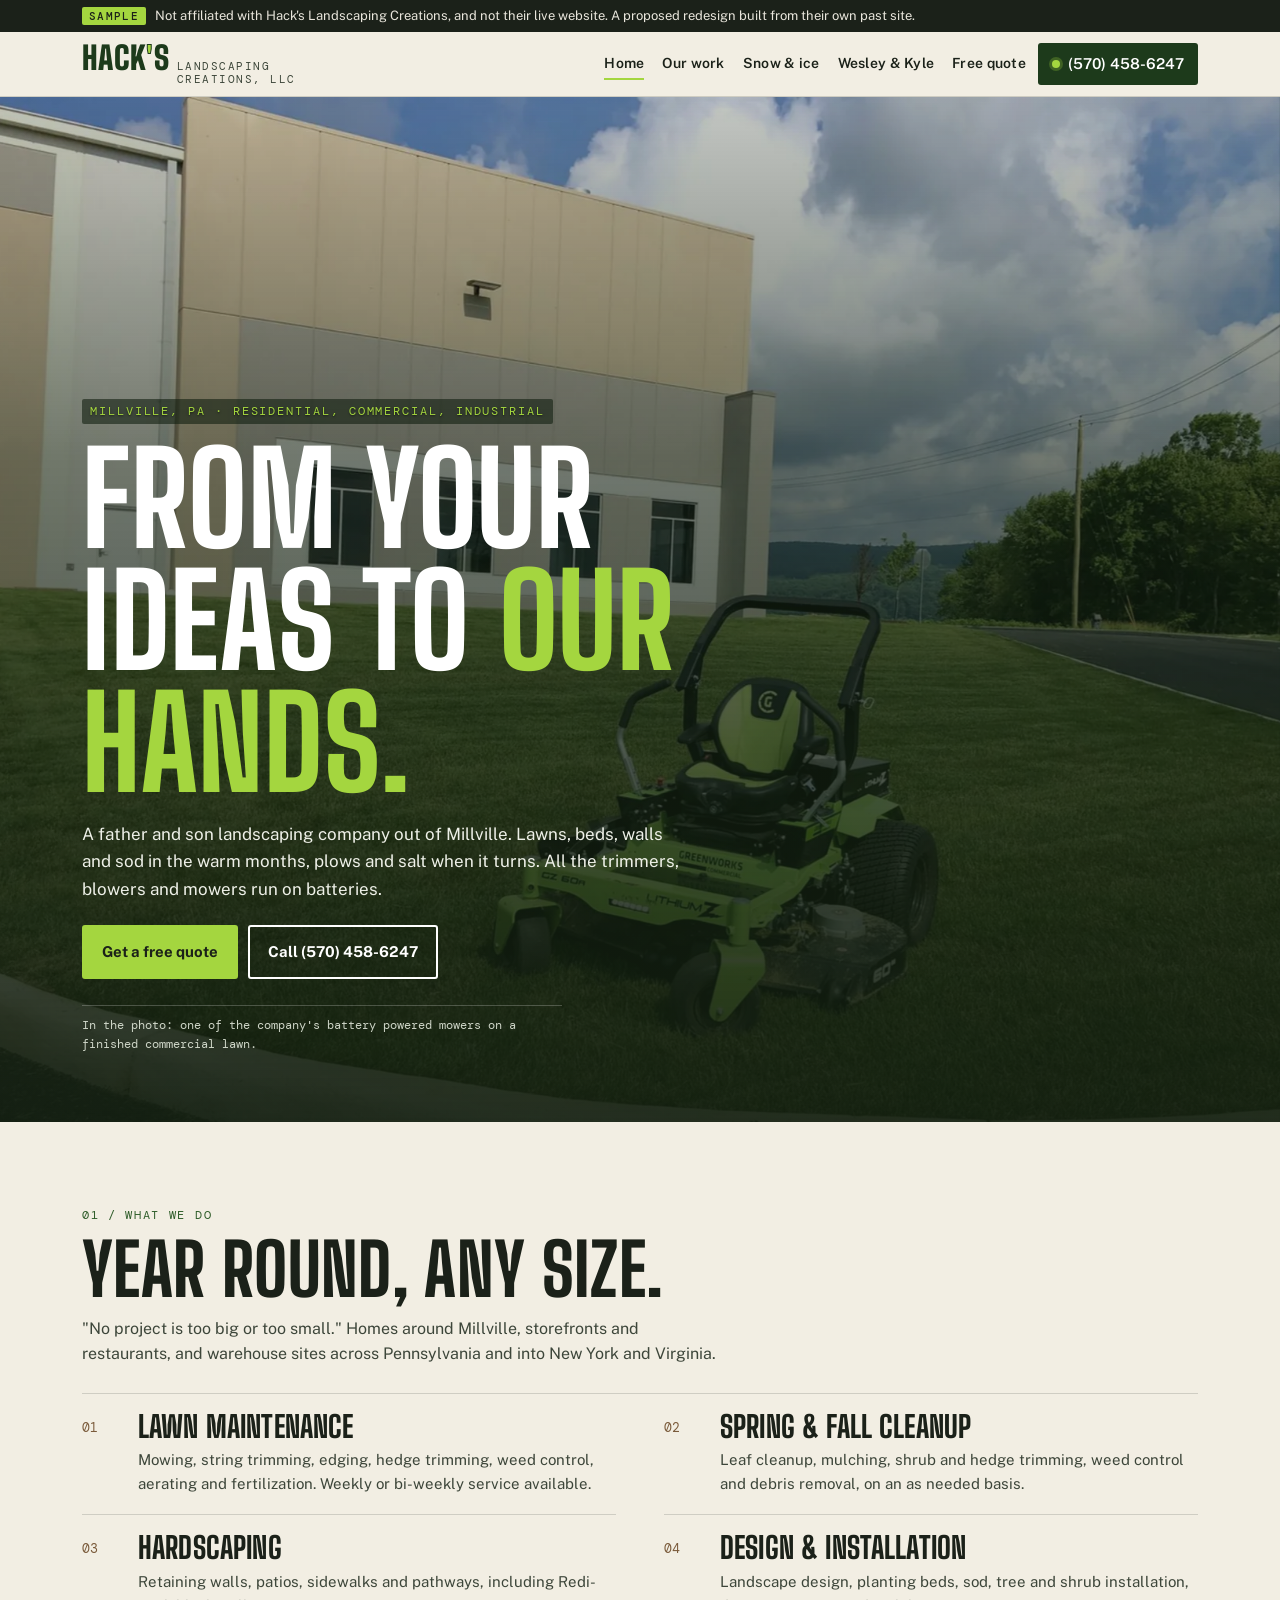
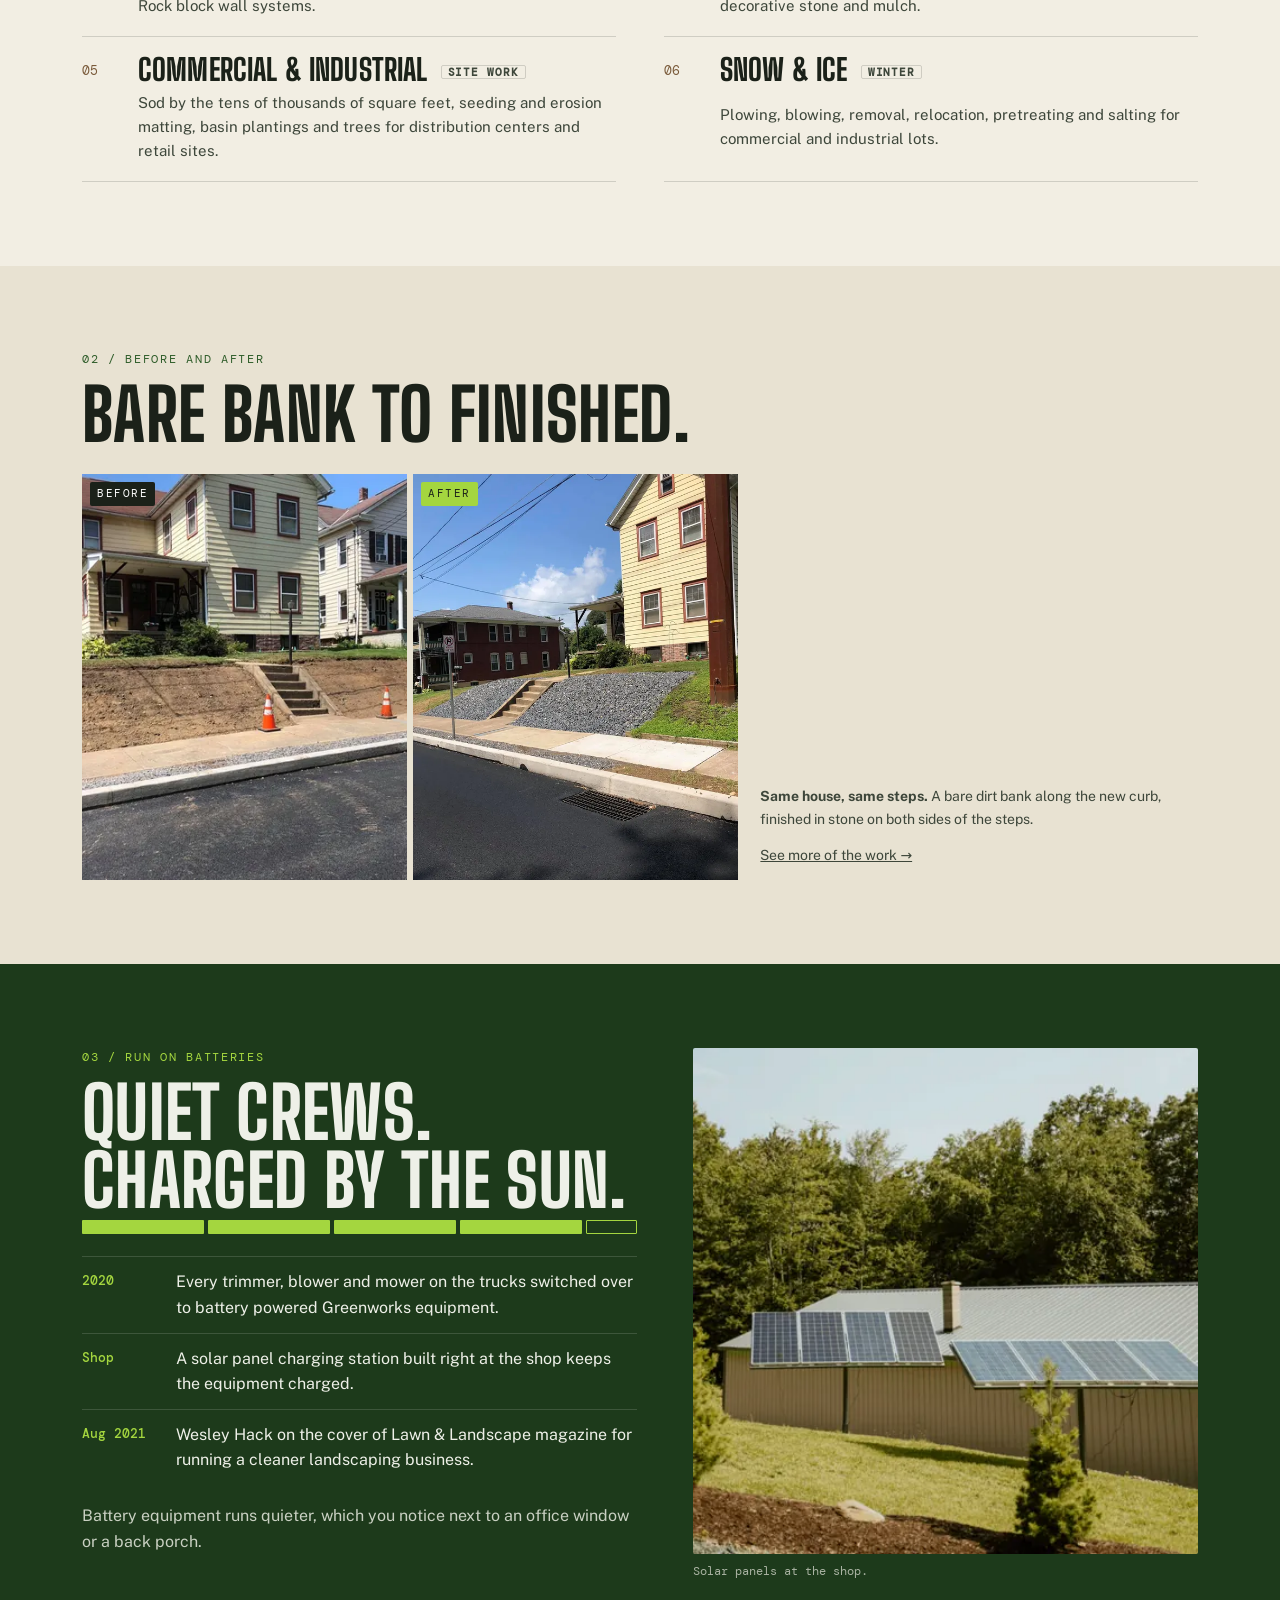
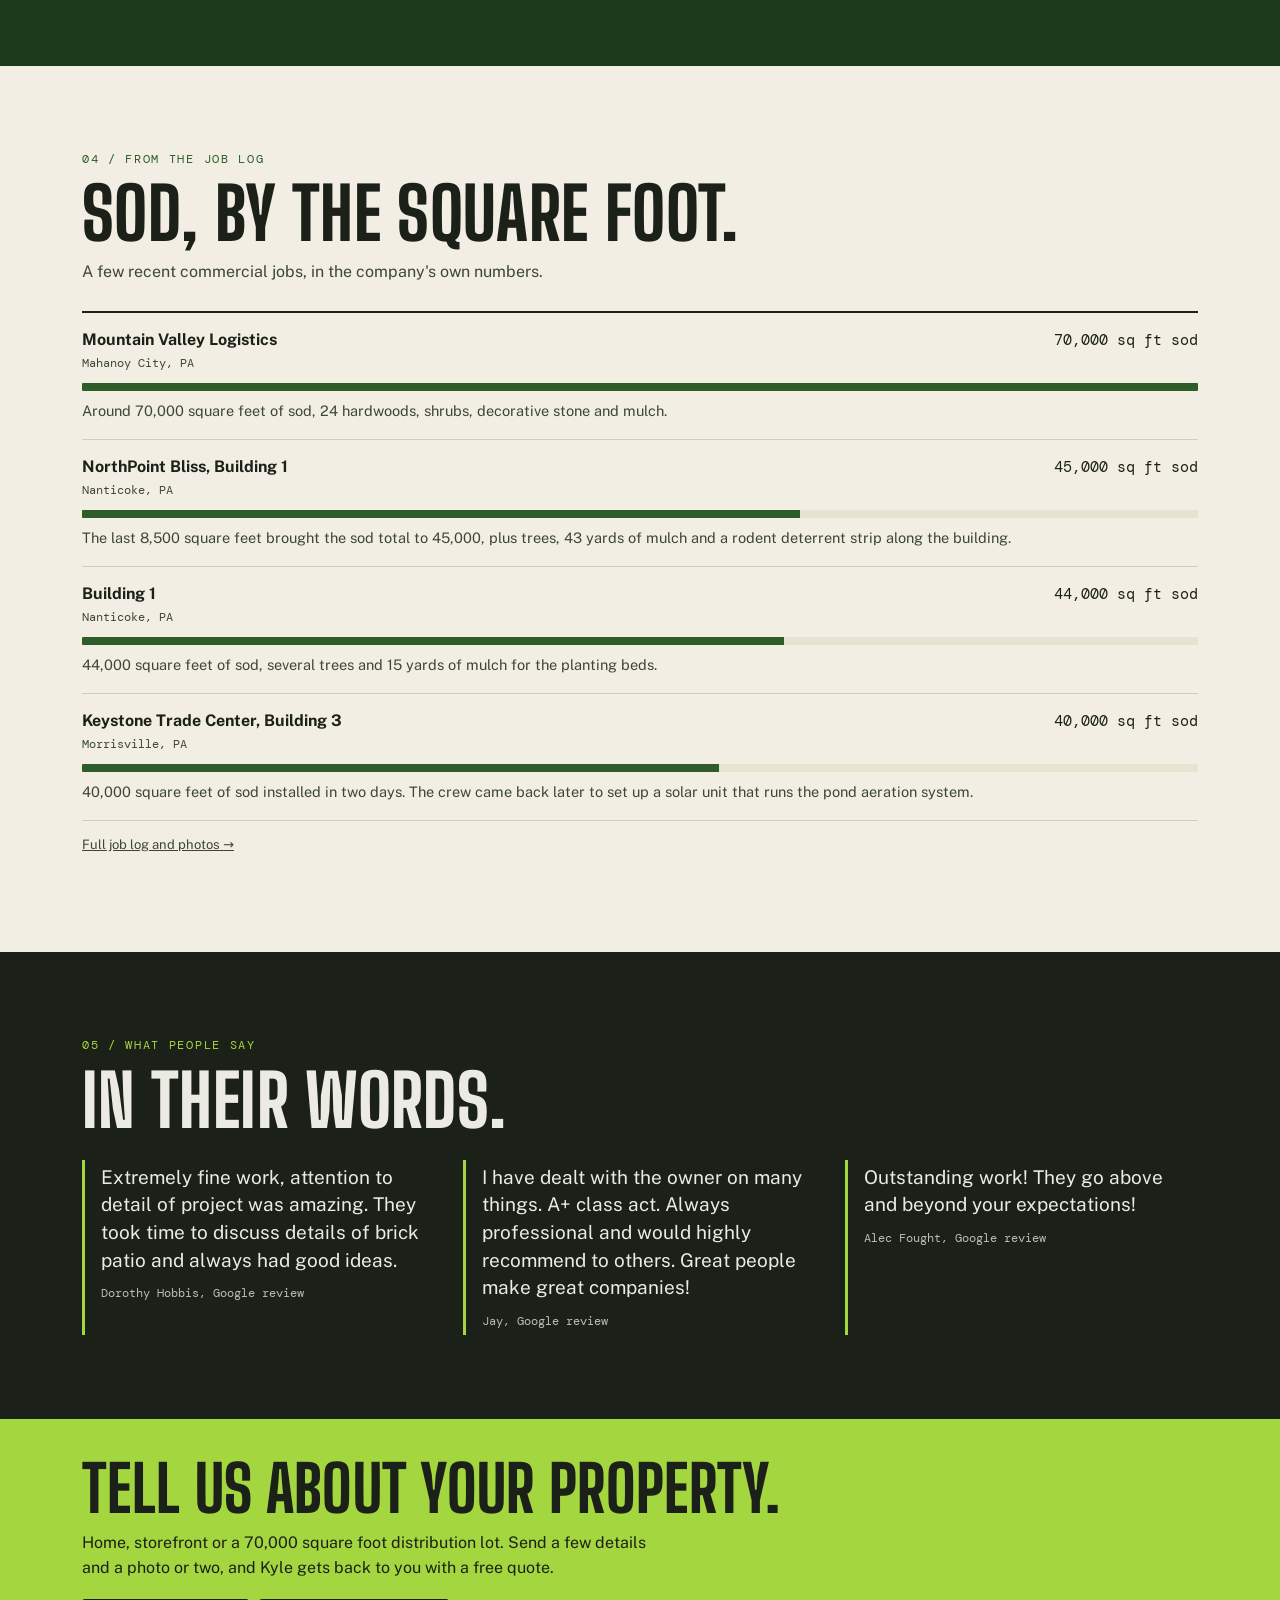
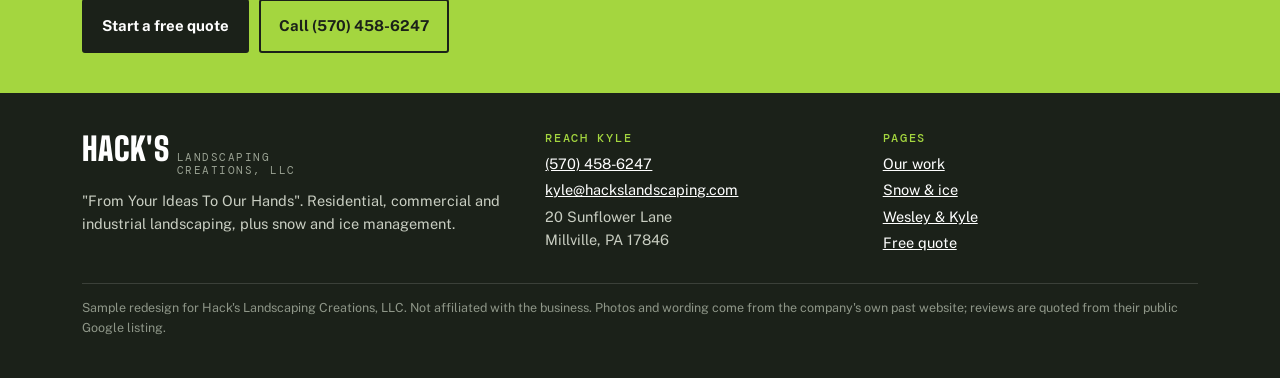
<file: index.html>
<!DOCTYPE html>
<html lang="en">
<head>
<meta charset="utf-8">
<meta name="viewport" content="width=device-width, initial-scale=1">
<meta name="robots" content="noindex, nofollow, noarchive">
<meta name="googlebot" content="noindex, nofollow, noarchive">
<title>Hack's Landscaping Creations, LLC | Landscaping and Snow Management, Millville PA</title>
<meta name="description" content="Family run landscaping out of Millville, PA. Residential, commercial and industrial landscaping, hardscaping, sod, and snow and ice management. Free quotes.">
<meta name="theme-color" content="#1d3a1b">
<link rel="icon" href="data:,">
<link rel="preconnect" href="https://fonts.googleapis.com">
<link rel="preconnect" href="https://fonts.gstatic.com" crossorigin>
<link rel="stylesheet" href="https://fonts.googleapis.com/css2?family=Big+Shoulders+Display:wght@800;900&amp;family=DM+Mono:wght@400;500&amp;family=Public+Sans:wght@400;600;700&amp;display=swap">
<link rel="stylesheet" href="style.css">
</head>
<body>
<a class="skip" href="#main">Skip to main content</a>
<div class="ribbon" role="note"><div class="wrap"><strong>Sample</strong>Not affiliated with Hack&#39;s Landscaping Creations, and not their live website. A proposed redesign built from their own past site.</div></div>
<header class="site-head">
<div class="wrap head-row">
<a class="mark" href="index.html" aria-label="Hack&#39;s Landscaping Creations, home"><span class="mark-h" aria-hidden="true">HACK<i>&#39;</i>S</span><span class="mark-s" aria-hidden="true">Landscaping<br>Creations, LLC</span></a>
<nav class="main-nav" aria-label="Main"><ul><li><a href="index.html" aria-current="page">Home</a></li><li><a href="work.html">Our work</a></li><li><a href="snow.html">Snow &amp; ice</a></li><li><a href="about.html">Wesley &amp; Kyle</a></li><li><a href="estimate.html">Free quote</a></li></ul></nav>
<a class="call" href="tel:+15704586247">(570) 458-6247</a>
</div>
</header>
<main id="main">

<section class="hero" aria-labelledby="hero-h">
<div class="hero-img"><img src="img/electric-mower-warehouse-1100.webp" srcset="img/electric-mower-warehouse-600.webp 600w, img/electric-mower-warehouse-1100.webp 1100w, img/electric-mower-warehouse-1800.webp 1800w" sizes="100vw" width="1800" height="1306" alt="A green battery powered zero turn mower on a fresh lawn beside a large industrial building" fetchpriority="high"></div>
<div class="wrap hero-body">
<span class="kicker">Millville, PA &middot; Residential, commercial, industrial</span>
<h1 id="hero-h">From your ideas to <em>our hands.</em></h1>
<p class="hero-sub">A father and son landscaping company out of Millville. Lawns, beds, walls and sod in the warm months, plows and salt when it turns. All the trimmers, blowers and mowers run on batteries.</p>
<div class="cta-row"><a class="btn" href="estimate.html">Get a free quote</a><a class="btn btn-ghost" href="tel:+15704586247">Call (570) 458-6247</a></div>
<p class="hero-cap">In the photo: one of the company&#39;s battery powered mowers on a finished commercial lawn.</p>
</div>
</section>

<section class="sec" aria-labelledby="svc-h">
<div class="wrap">
<div class="sec-head"><span class="idx">01 / What we do</span><h2 id="svc-h">Year round, any size.</h2><p>&quot;No project is too big or too small.&quot; Homes around Millville, storefronts and restaurants, and warehouse sites across Pennsylvania and into New York and Virginia.</p></div>
<ul class="svc">
<li><span class="n">01</span><div><h3>Lawn maintenance</h3></div><p>Mowing, string trimming, edging, hedge trimming, weed control, aerating and fertilization. Weekly or bi-weekly service available.</p></li>
<li><span class="n">02</span><div><h3>Spring &amp; fall cleanup</h3></div><p>Leaf cleanup, mulching, shrub and hedge trimming, weed control and debris removal, on an as needed basis.</p></li>
<li><span class="n">03</span><div><h3>Hardscaping</h3></div><p>Retaining walls, patios, sidewalks and pathways, including Redi-Rock block wall systems.</p></li>
<li><span class="n">04</span><div><h3>Design &amp; installation</h3></div><p>Landscape design, planting beds, sod, tree and shrub installation, decorative stone and mulch.</p></li>
<li><span class="n">05</span><a href="work.html"><h3>Commercial &amp; industrial <span class="tag">Site work</span></h3></a><p>Sod by the tens of thousands of square feet, seeding and erosion matting, basin plantings and trees for distribution centers and retail sites.</p></li>
<li><span class="n">06</span><a href="snow.html"><h3>Snow &amp; ice <span class="tag">Winter</span></h3></a><p>Plowing, blowing, removal, relocation, pretreating and salting for commercial and industrial lots.</p></li>
</ul>
</div>
</section>

<section class="sec sec-alt" aria-labelledby="ba-h">
<div class="wrap">
<div class="sec-head"><span class="idx">02 / Before and after</span><h2 id="ba-h">Bare bank to finished.</h2></div>
<div class="ba-wrap">
<div class="ba">
<figure class="before"><span class="lbl">Before</span><img src="img/bank-before-1100.webp" srcset="img/bank-before-600.webp 600w, img/bank-before-1100.webp 1100w" sizes="(min-width:1000px) 35vw, 50vw" width="1100" height="825" alt="Before: a bare dirt bank with concrete steps in front of a yellow clapboard house, traffic cones along the new curb" loading="lazy" decoding="async"></figure>
<figure class="after"><span class="lbl">After</span><img src="img/bank-after-600.webp" srcset="img/bank-after-600.webp 600w" sizes="(min-width:1000px) 35vw, 50vw" width="600" height="800" alt="After: the same bank finished in stone around the steps, with the lawn trimmed back above it" loading="lazy" decoding="async"></figure>
</div>
<div>
<p class="ba-cap"><b>Same house, same steps.</b> A bare dirt bank along the new curb, finished in stone on both sides of the steps.</p>
<p class="ba-cap"><a href="work.html">See more of the work &rarr;</a></p>
</div>
</div>
</div>
</section>

<section class="sec sec-sod" aria-labelledby="v-h">
<div class="wrap volt-grid">
<div>
<span class="idx">03 / Run on batteries</span>
<h2 id="v-h" style="font-size:clamp(36px,8vw,72px)">Quiet crews. Charged by the sun.</h2>
<div class="charge" aria-hidden="true"><span></span><span></span><span></span><span></span><span></span></div>
<ul class="facts">
<li><b>2020</b><span>Every trimmer, blower and mower on the trucks switched over to battery powered Greenworks equipment.</span></li>
<li><b>Shop</b><span>A solar panel charging station built right at the shop keeps the equipment charged.</span></li>
<li><b>Aug 2021</b><span>Wesley Hack on the cover of Lawn &amp; Landscape magazine for running a cleaner landscaping business.</span></li>
</ul>
<p style="margin-top:18px;color:#c9d0c2">Battery equipment runs quieter, which you notice next to an office window or a back porch.</p>
</div>
<figure class="ph-img"><img src="img/shop-solar-600.webp" srcset="img/shop-solar-600.webp 450w" sizes="(min-width:1000px) 40vw, 100vw" width="450" height="451" alt="Solar panels mounted on the roof of a tan metal building" loading="lazy" decoding="async"><figcaption>Solar panels at the shop.</figcaption></figure>
</div>
</section>

<section class="sec" aria-labelledby="l-h">
<div class="wrap">
<div class="sec-head"><span class="idx">04 / From the job log</span><h2 id="l-h">Sod, by the square foot.</h2><p>A few recent commercial jobs, in the company&#39;s own numbers.</p></div>
<ul class="ledger"><li><span class="who">Mountain Valley Logistics</span><span class="qty">70,000 sq ft sod</span><span class="where">Mahanoy City, PA</span><span class="bar" aria-hidden="true"><i style="--w:100.0%"></i></span><span class="what">Around 70,000 square feet of sod, 24 hardwoods, shrubs, decorative stone and mulch.</span></li><li><span class="who">NorthPoint Bliss, Building 1</span><span class="qty">45,000 sq ft sod</span><span class="where">Nanticoke, PA</span><span class="bar" aria-hidden="true"><i style="--w:64.3%"></i></span><span class="what">The last 8,500 square feet brought the sod total to 45,000, plus trees, 43 yards of mulch and a rodent deterrent strip along the building.</span></li><li><span class="who">Building 1</span><span class="qty">44,000 sq ft sod</span><span class="where">Nanticoke, PA</span><span class="bar" aria-hidden="true"><i style="--w:62.9%"></i></span><span class="what">44,000 square feet of sod, several trees and 15 yards of mulch for the planting beds.</span></li><li><span class="who">Keystone Trade Center, Building 3</span><span class="qty">40,000 sq ft sod</span><span class="where">Morrisville, PA</span><span class="bar" aria-hidden="true"><i style="--w:57.1%"></i></span><span class="what">40,000 square feet of sod installed in two days. The crew came back later to set up a solar unit that runs the pond aeration system.</span></li></ul>
<p class="note"><a href="work.html">Full job log and photos &rarr;</a></p>
</div>
</section>

<section class="sec sec-dark" aria-labelledby="r-h">
<div class="wrap">
<div class="sec-head"><span class="idx">05 / What people say</span><h2 id="r-h">In their words.</h2></div>
<ul class="quotes">
<li><q>Extremely fine work, attention to detail of project was amazing. They took time to discuss details of brick patio and always had good ideas.</q><cite>Dorothy Hobbis, Google review</cite></li>
<li><q>I have dealt with the owner on many things. A+ class act. Always professional and would highly recommend to others. Great people make great companies!</q><cite>Jay, Google review</cite></li>
<li><q>Outstanding work! They go above and beyond your expectations!</q><cite>Alec Fought, Google review</cite></li>
</ul>
</div>
</section>
<section class="band" aria-labelledby="band-h">
<div class="wrap">
<h2 id="band-h">Tell us about your property.</h2>
<p>Home, storefront or a 70,000 square foot distribution lot. Send a few details and a photo or two, and Kyle gets back to you with a free quote.</p>
<div class="cta-row"><a class="btn" href="estimate.html">Start a free quote</a><a class="btn btn-ghost" href="tel:+15704586247">Call (570) 458-6247</a></div>
</div>
</section>
</main>
<footer class="site-foot">
<div class="wrap">
<div class="foot-grid">
<div>
<p class="mark" style="margin:0 0 12px"><span class="mark-h">HACK&#39;S</span><span class="mark-s">Landscaping<br>Creations, LLC</span></p>
<p>&quot;From Your Ideas To Our Hands&quot;. Residential, commercial and industrial landscaping, plus snow and ice management.</p>
</div>
<div>
<h2>Reach Kyle</h2>
<ul>
<li><a href="tel:+15704586247">(570) 458-6247</a></li>
<li><a href="mailto:kyle@hackslandscaping.com">kyle@hackslandscaping.com</a></li>
<li>20 Sunflower Lane<br>Millville, PA 17846</li>
</ul>
</div>
<div>
<h2>Pages</h2>
<ul>
<li><a href="work.html">Our work</a></li>
<li><a href="snow.html">Snow &amp; ice</a></li>
<li><a href="about.html">Wesley &amp; Kyle</a></li>
<li><a href="estimate.html">Free quote</a></li>
</ul>
</div>
</div>
<p class="fine">Sample redesign for Hack&#39;s Landscaping Creations, LLC. Not affiliated with the business. Photos and wording come from the company&#39;s own past website; reviews are quoted from their public Google listing.</p>
</div>
</footer>
</body>
</html>
</file>
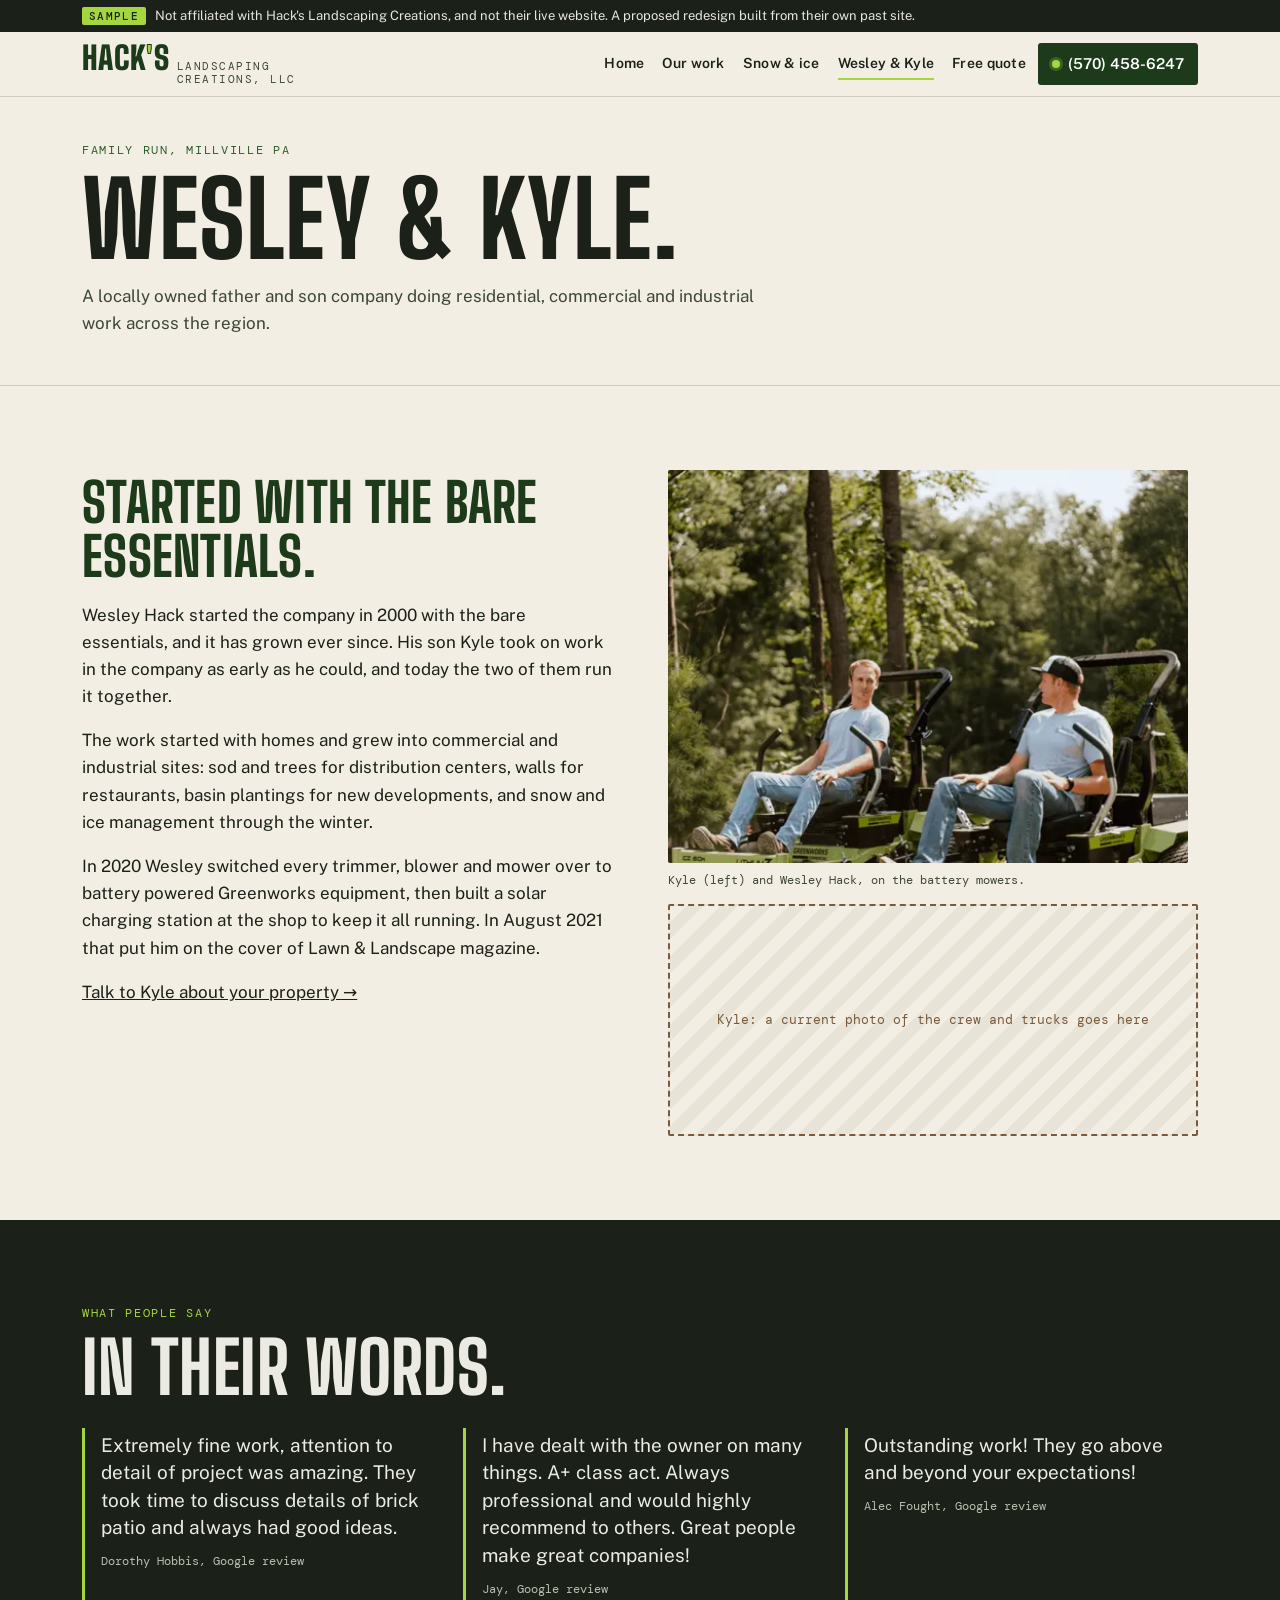
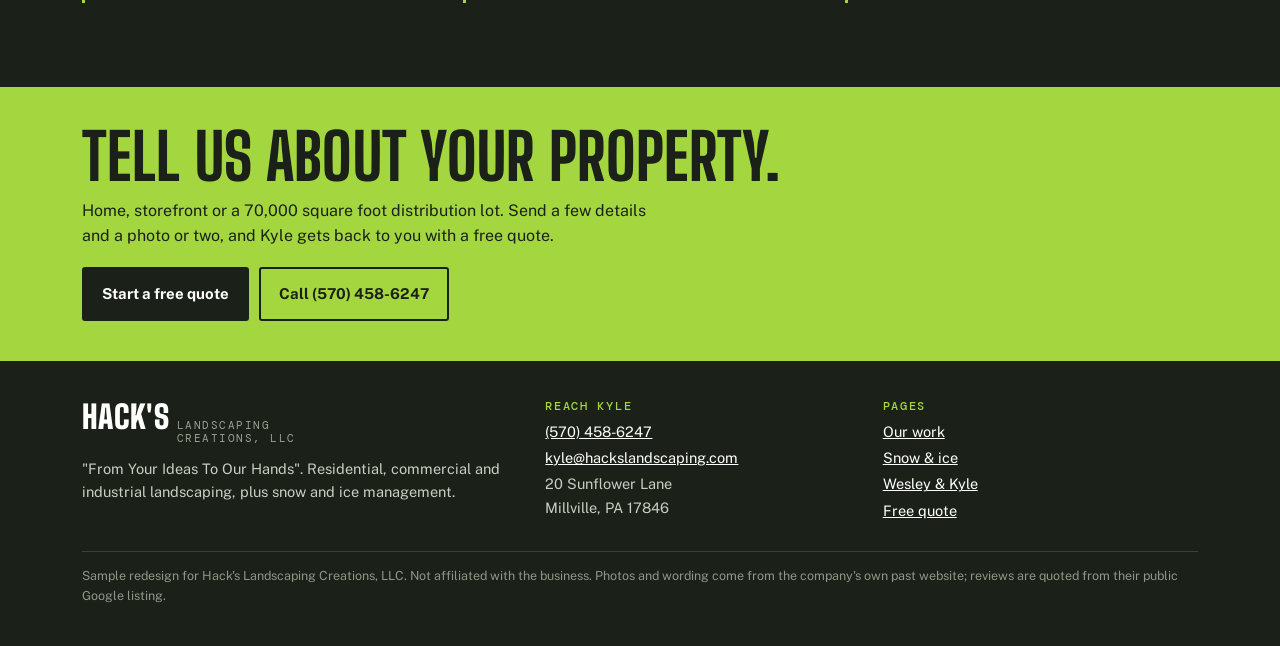
<file: about.html>
<!DOCTYPE html>
<html lang="en">
<head>
<meta charset="utf-8">
<meta name="viewport" content="width=device-width, initial-scale=1">
<meta name="robots" content="noindex, nofollow, noarchive">
<meta name="googlebot" content="noindex, nofollow, noarchive">
<title>Wesley &amp; Kyle Hack | Hack's Landscaping Creations, LLC</title>
<meta name="description" content="A family run landscaping company in Millville, PA, led by founder Wesley Hack and his son Kyle.">
<meta name="theme-color" content="#1d3a1b">
<link rel="icon" href="data:,">
<link rel="preconnect" href="https://fonts.googleapis.com">
<link rel="preconnect" href="https://fonts.gstatic.com" crossorigin>
<link rel="stylesheet" href="https://fonts.googleapis.com/css2?family=Big+Shoulders+Display:wght@800;900&amp;family=DM+Mono:wght@400;500&amp;family=Public+Sans:wght@400;600;700&amp;display=swap">
<link rel="stylesheet" href="style.css">
</head>
<body>
<a class="skip" href="#main">Skip to main content</a>
<div class="ribbon" role="note"><div class="wrap"><strong>Sample</strong>Not affiliated with Hack&#39;s Landscaping Creations, and not their live website. A proposed redesign built from their own past site.</div></div>
<header class="site-head">
<div class="wrap head-row">
<a class="mark" href="index.html" aria-label="Hack&#39;s Landscaping Creations, home"><span class="mark-h" aria-hidden="true">HACK<i>&#39;</i>S</span><span class="mark-s" aria-hidden="true">Landscaping<br>Creations, LLC</span></a>
<nav class="main-nav" aria-label="Main"><ul><li><a href="index.html">Home</a></li><li><a href="work.html">Our work</a></li><li><a href="snow.html">Snow &amp; ice</a></li><li><a href="about.html" aria-current="page">Wesley &amp; Kyle</a></li><li><a href="estimate.html">Free quote</a></li></ul></nav>
<a class="call" href="tel:+15704586247">(570) 458-6247</a>
</div>
</header>
<main id="main">

<section class="page-head"><div class="wrap"><span class="idx">Family run, Millville PA</span><h1>Wesley &amp; Kyle.</h1><p>A locally owned father and son company doing residential, commercial and industrial work across the region.</p></div></section>

<section class="sec" aria-labelledby="s-h">
<div class="wrap story">
<div>
<h2 id="s-h" class="pull">Started with the bare essentials.</h2>
<p>Wesley Hack started the company in 2000 with the bare essentials, and it has grown ever since. His son Kyle took on work in the company as early as he could, and today the two of them run it together.</p>
<p>The work started with homes and grew into commercial and industrial sites: sod and trees for distribution centers, walls for restaurants, basin plantings for new developments, and snow and ice management through the winter.</p>
<p>In 2020 Wesley switched every trimmer, blower and mower over to battery powered Greenworks equipment, then built a solar charging station at the shop to keep it all running. In August 2021 that put him on the cover of Lawn &amp; Landscape magazine.</p>
<p><a href="estimate.html">Talk to Kyle about your property &rarr;</a></p>
</div>
<div>
<figure class="ph-img" style="margin:0"><img src="img/battery-mowers-crew-600.webp" srcset="img/battery-mowers-crew-600.webp 506w" sizes="(min-width:1000px) 45vw, 100vw" width="506" height="383" alt="Kyle and Wesley Hack sitting on battery powered zero turn mowers in a wooded yard" loading="lazy" decoding="async"><figcaption style="color:var(--ink2)">Kyle (left) and Wesley Hack, on the battery mowers.</figcaption></figure>
<div class="ph" style="margin-top:14px;aspect-ratio:16/7">Kyle: a current photo of the crew and trucks goes here</div>
</div>
</div>
</section>

<section class="sec sec-dark" aria-labelledby="r-h">
<div class="wrap">
<div class="sec-head"><span class="idx">What people say</span><h2 id="r-h">In their words.</h2></div>
<ul class="quotes">
<li><q>Extremely fine work, attention to detail of project was amazing. They took time to discuss details of brick patio and always had good ideas.</q><cite>Dorothy Hobbis, Google review</cite></li>
<li><q>I have dealt with the owner on many things. A+ class act. Always professional and would highly recommend to others. Great people make great companies!</q><cite>Jay, Google review</cite></li>
<li><q>Outstanding work! They go above and beyond your expectations!</q><cite>Alec Fought, Google review</cite></li>
</ul>
</div>
</section>
<section class="band" aria-labelledby="band-h">
<div class="wrap">
<h2 id="band-h">Tell us about your property.</h2>
<p>Home, storefront or a 70,000 square foot distribution lot. Send a few details and a photo or two, and Kyle gets back to you with a free quote.</p>
<div class="cta-row"><a class="btn" href="estimate.html">Start a free quote</a><a class="btn btn-ghost" href="tel:+15704586247">Call (570) 458-6247</a></div>
</div>
</section>
</main>
<footer class="site-foot">
<div class="wrap">
<div class="foot-grid">
<div>
<p class="mark" style="margin:0 0 12px"><span class="mark-h">HACK&#39;S</span><span class="mark-s">Landscaping<br>Creations, LLC</span></p>
<p>&quot;From Your Ideas To Our Hands&quot;. Residential, commercial and industrial landscaping, plus snow and ice management.</p>
</div>
<div>
<h2>Reach Kyle</h2>
<ul>
<li><a href="tel:+15704586247">(570) 458-6247</a></li>
<li><a href="mailto:kyle@hackslandscaping.com">kyle@hackslandscaping.com</a></li>
<li>20 Sunflower Lane<br>Millville, PA 17846</li>
</ul>
</div>
<div>
<h2>Pages</h2>
<ul>
<li><a href="work.html">Our work</a></li>
<li><a href="snow.html">Snow &amp; ice</a></li>
<li><a href="about.html">Wesley &amp; Kyle</a></li>
<li><a href="estimate.html">Free quote</a></li>
</ul>
</div>
</div>
<p class="fine">Sample redesign for Hack&#39;s Landscaping Creations, LLC. Not affiliated with the business. Photos and wording come from the company&#39;s own past website; reviews are quoted from their public Google listing.</p>
</div>
</footer>
</body>
</html>
</file>
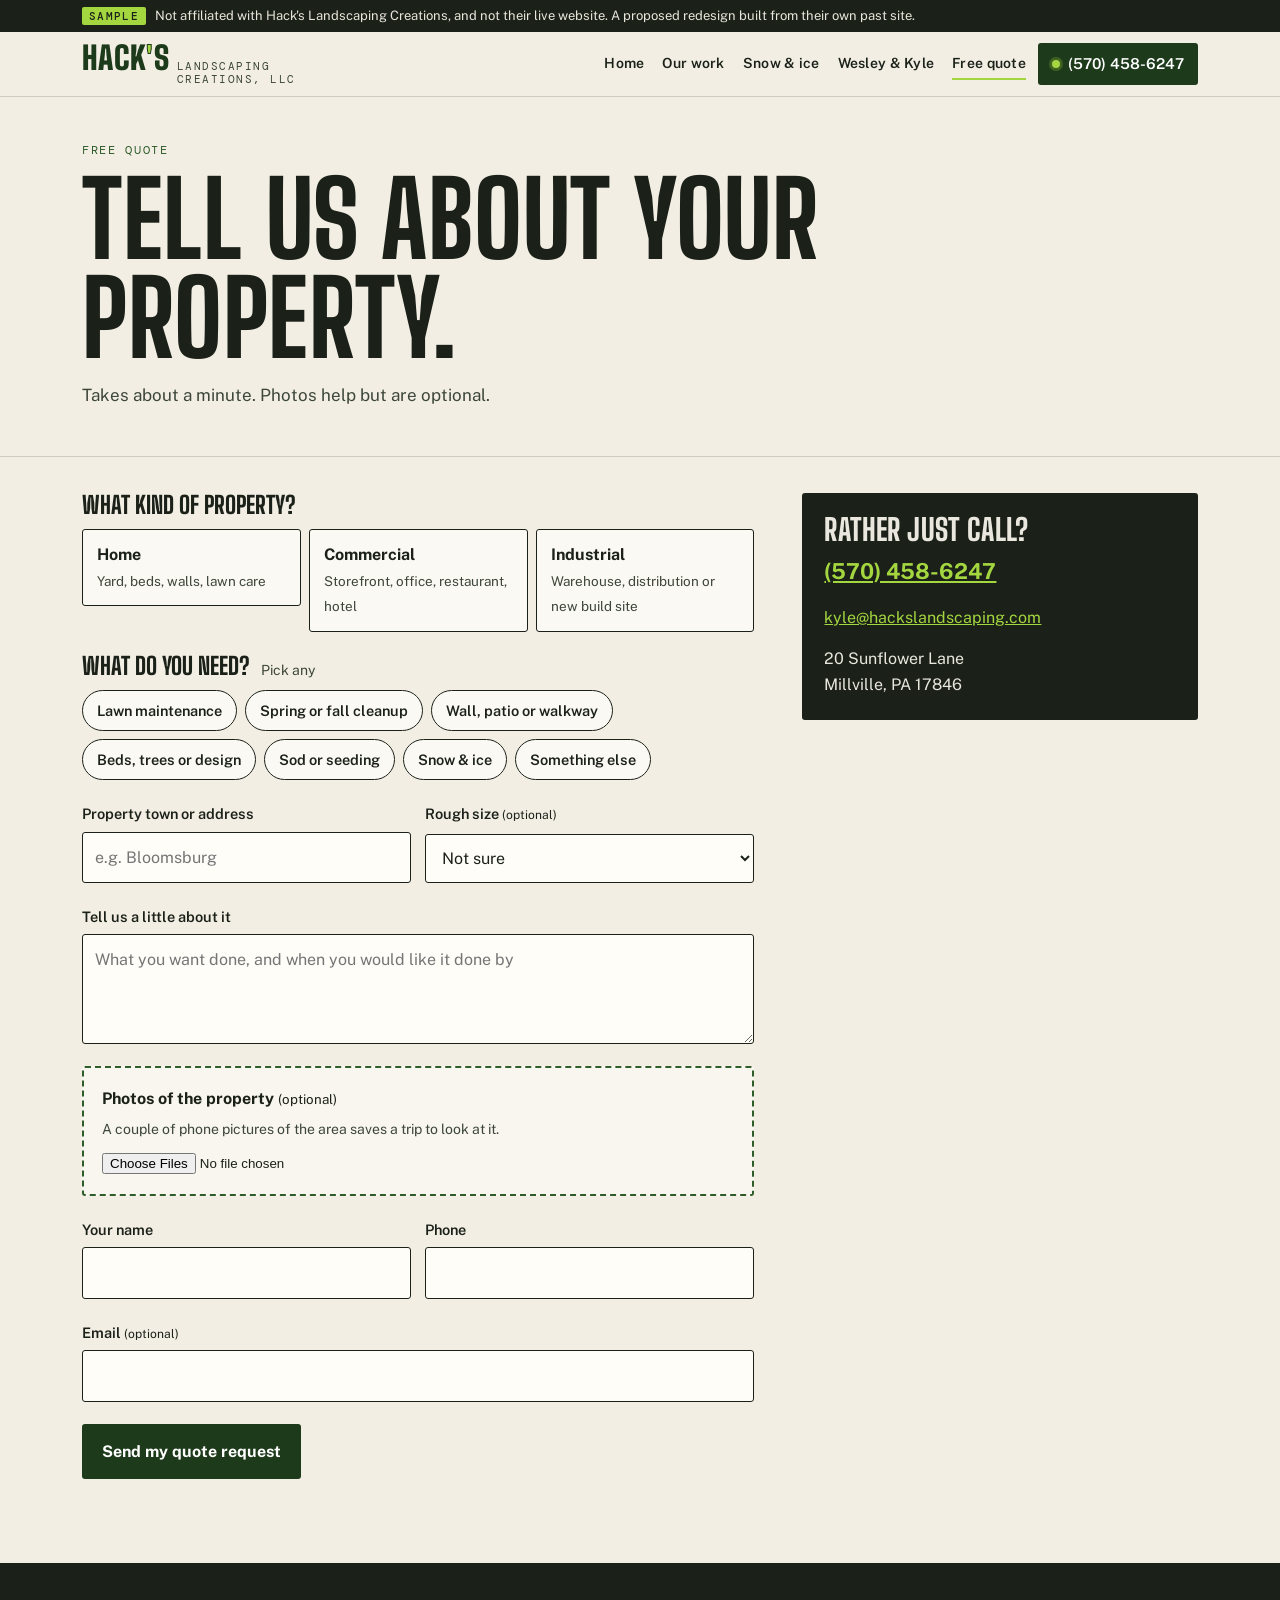
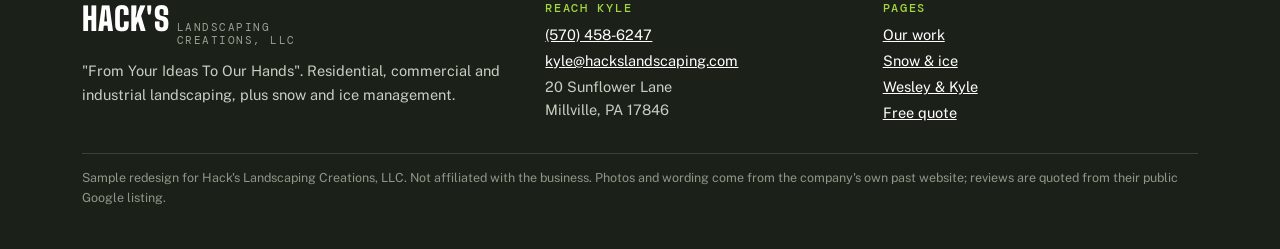
<file: estimate.html>
<!DOCTYPE html>
<html lang="en">
<head>
<meta charset="utf-8">
<meta name="viewport" content="width=device-width, initial-scale=1">
<meta name="robots" content="noindex, nofollow, noarchive">
<meta name="googlebot" content="noindex, nofollow, noarchive">
<title>Free Quote | Hack's Landscaping Creations, LLC</title>
<meta name="description" content="Tell us about your property: home, commercial or industrial. Pick the services, add photos if you have them, and get a free quote.">
<meta name="theme-color" content="#1d3a1b">
<link rel="icon" href="data:,">
<link rel="preconnect" href="https://fonts.googleapis.com">
<link rel="preconnect" href="https://fonts.gstatic.com" crossorigin>
<link rel="stylesheet" href="https://fonts.googleapis.com/css2?family=Big+Shoulders+Display:wght@800;900&amp;family=DM+Mono:wght@400;500&amp;family=Public+Sans:wght@400;600;700&amp;display=swap">
<link rel="stylesheet" href="style.css">
</head>
<body>
<a class="skip" href="#main">Skip to main content</a>
<div class="ribbon" role="note"><div class="wrap"><strong>Sample</strong>Not affiliated with Hack&#39;s Landscaping Creations, and not their live website. A proposed redesign built from their own past site.</div></div>
<header class="site-head">
<div class="wrap head-row">
<a class="mark" href="index.html" aria-label="Hack&#39;s Landscaping Creations, home"><span class="mark-h" aria-hidden="true">HACK<i>&#39;</i>S</span><span class="mark-s" aria-hidden="true">Landscaping<br>Creations, LLC</span></a>
<nav class="main-nav" aria-label="Main"><ul><li><a href="index.html">Home</a></li><li><a href="work.html">Our work</a></li><li><a href="snow.html">Snow &amp; ice</a></li><li><a href="about.html">Wesley &amp; Kyle</a></li><li><a href="estimate.html" aria-current="page">Free quote</a></li></ul></nav>
<a class="call" href="tel:+15704586247">(570) 458-6247</a>
</div>
</header>
<main id="main">

<section class="page-head"><div class="wrap"><span class="idx">Free quote</span><h1>Tell us about your property.</h1><p>Takes about a minute. Photos help but are optional.</p></div></section>

<section class="sec" style="padding-top:36px" aria-label="Quote request">
<div class="wrap est-grid">
<div>
<p id="sent" class="sent" role="status">Thanks. In the live version this request goes straight to Kyle&#39;s phone and email. This is a sample, so nothing was sent.</p>
<form class="est" action="estimate.html#sent" method="get">
<fieldset>
<legend>What kind of property?</legend>
<div class="opts">
<label class="opt"><input type="radio" name="property" value="home" required><span><b>Home</b><em>Yard, beds, walls, lawn care</em></span></label>
<label class="opt"><input type="radio" name="property" value="commercial"><span><b>Commercial</b><em>Storefront, office, restaurant, hotel</em></span></label>
<label class="opt"><input type="radio" name="property" value="industrial"><span><b>Industrial</b><em>Warehouse, distribution or new build site</em></span></label>
</div>
</fieldset>
<fieldset>
<legend>What do you need? <small>Pick any</small></legend>
<div class="chips">
<label class="chip"><input type="checkbox" name="service" value="lawn"><span>Lawn maintenance</span></label>
<label class="chip"><input type="checkbox" name="service" value="cleanup"><span>Spring or fall cleanup</span></label>
<label class="chip"><input type="checkbox" name="service" value="hardscape"><span>Wall, patio or walkway</span></label>
<label class="chip"><input type="checkbox" name="service" value="design"><span>Beds, trees or design</span></label>
<label class="chip"><input type="checkbox" name="service" value="sod"><span>Sod or seeding</span></label>
<label class="chip"><input type="checkbox" name="service" value="snow"><span>Snow &amp; ice</span></label>
<label class="chip"><input type="checkbox" name="service" value="other"><span>Something else</span></label>
</div>
</fieldset>
<div class="two">
<div class="field"><label for="town">Property town or address</label><input id="town" name="town" autocomplete="street-address" placeholder="e.g. Bloomsburg"></div>
<div class="field"><label for="size">Rough size <small style="font-weight:400">(optional)</small></label><select id="size" name="size"><option value="">Not sure</option><option>Small yard</option><option>Large yard or acreage</option><option>Commercial lot</option><option>Large site, 10,000 sq ft or more</option></select></div>
</div>
<div class="field"><label for="msg">Tell us a little about it</label><textarea id="msg" name="msg" placeholder="What you want done, and when you would like it done by"></textarea></div>
<div class="drop">
<label for="photos" style="font-weight:700">Photos of the property <small style="font-weight:400">(optional)</small></label>
<p>A couple of phone pictures of the area saves a trip to look at it.</p>
<input id="photos" name="photos" type="file" accept="image/*" multiple>
</div>
<div class="two">
<div class="field"><label for="name">Your name</label><input id="name" name="name" autocomplete="name" required></div>
<div class="field"><label for="phone">Phone</label><input id="phone" name="phone" type="tel" autocomplete="tel" required></div>
</div>
<div class="field"><label for="email">Email <small style="font-weight:400">(optional)</small></label><input id="email" name="email" type="email" autocomplete="email"></div>
<button class="submit" type="submit">Send my quote request</button>
</form>
</div>
<aside class="aside" aria-labelledby="a-h">
<h2 id="a-h">Rather just call?</h2>
<p><a href="tel:+15704586247" style="font-size:22px;font-weight:700">(570) 458-6247</a></p>
<p><a href="mailto:kyle@hackslandscaping.com">kyle@hackslandscaping.com</a></p>
<p style="margin:0">20 Sunflower Lane<br>Millville, PA 17846</p>
</aside>
</div>
</section>
</main>
<footer class="site-foot">
<div class="wrap">
<div class="foot-grid">
<div>
<p class="mark" style="margin:0 0 12px"><span class="mark-h">HACK&#39;S</span><span class="mark-s">Landscaping<br>Creations, LLC</span></p>
<p>&quot;From Your Ideas To Our Hands&quot;. Residential, commercial and industrial landscaping, plus snow and ice management.</p>
</div>
<div>
<h2>Reach Kyle</h2>
<ul>
<li><a href="tel:+15704586247">(570) 458-6247</a></li>
<li><a href="mailto:kyle@hackslandscaping.com">kyle@hackslandscaping.com</a></li>
<li>20 Sunflower Lane<br>Millville, PA 17846</li>
</ul>
</div>
<div>
<h2>Pages</h2>
<ul>
<li><a href="work.html">Our work</a></li>
<li><a href="snow.html">Snow &amp; ice</a></li>
<li><a href="about.html">Wesley &amp; Kyle</a></li>
<li><a href="estimate.html">Free quote</a></li>
</ul>
</div>
</div>
<p class="fine">Sample redesign for Hack&#39;s Landscaping Creations, LLC. Not affiliated with the business. Photos and wording come from the company&#39;s own past website; reviews are quoted from their public Google listing.</p>
</div>
</footer>
</body>
</html>
</file>
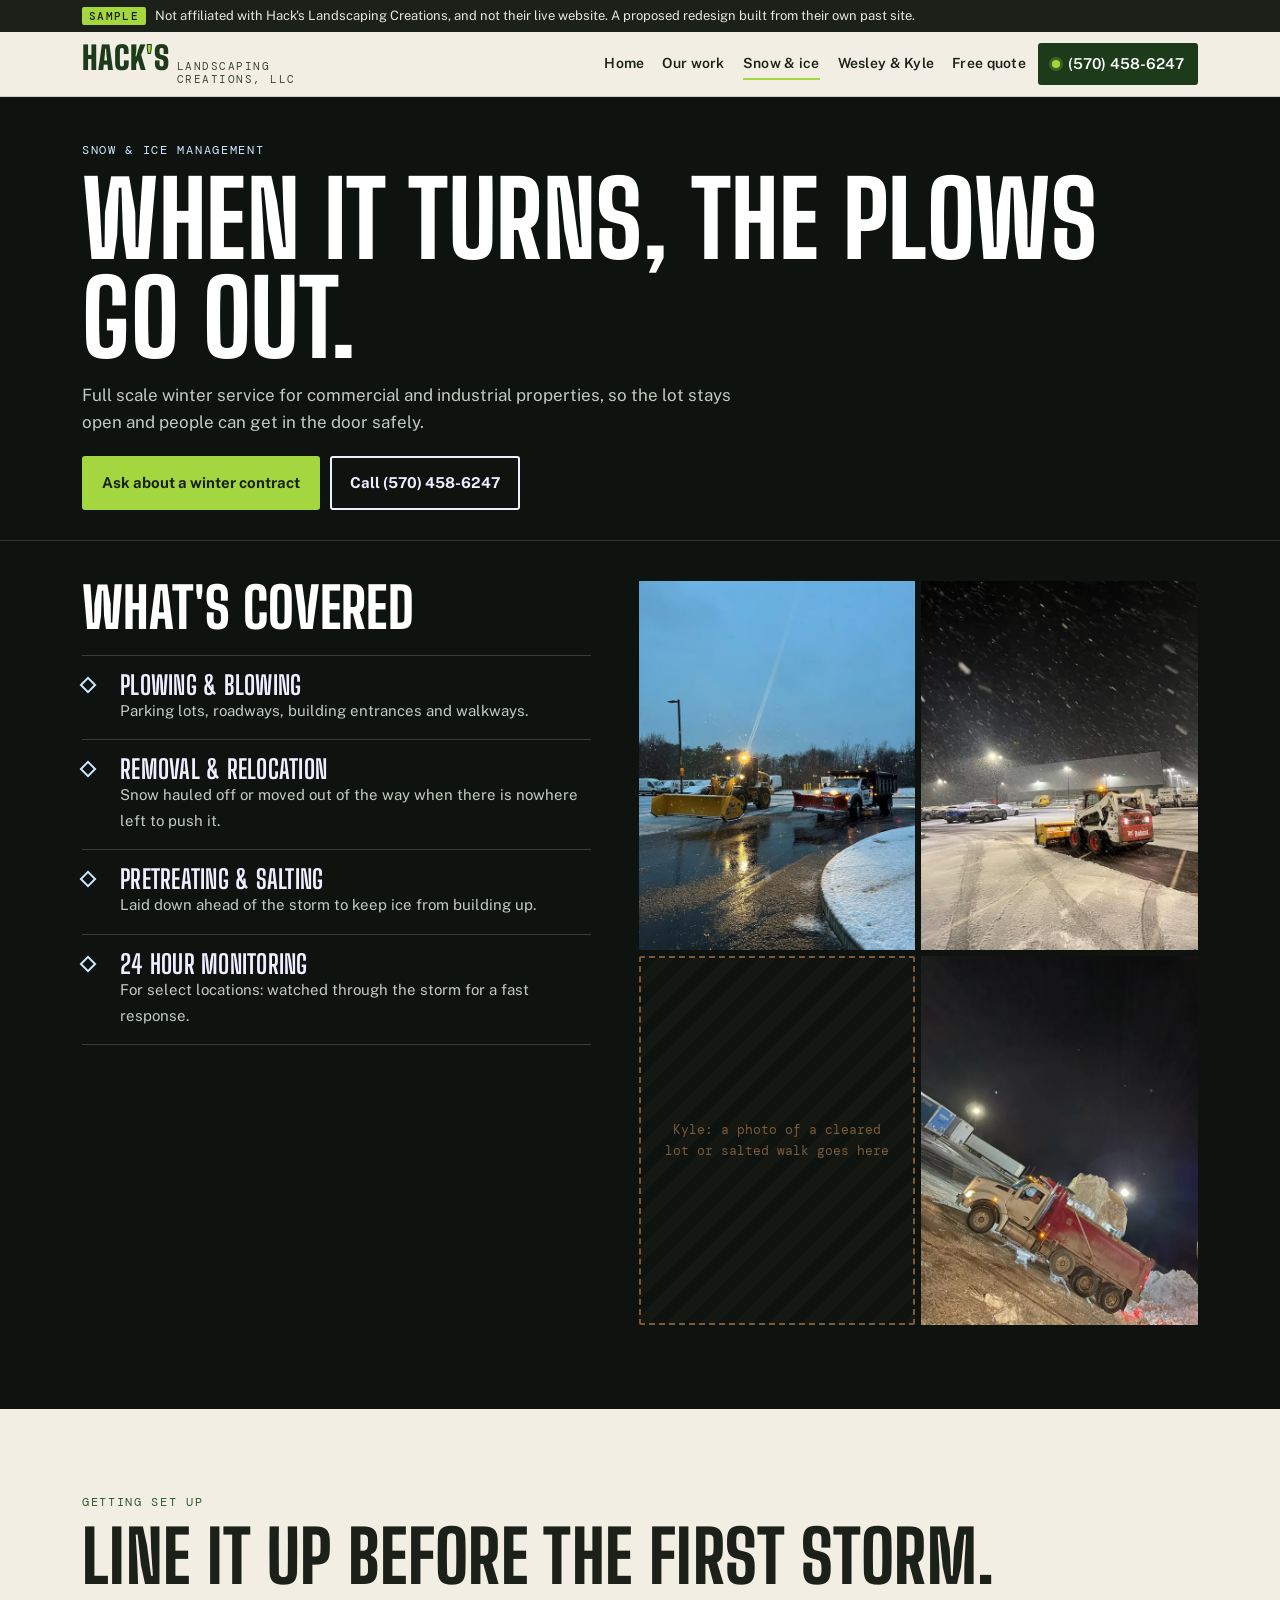
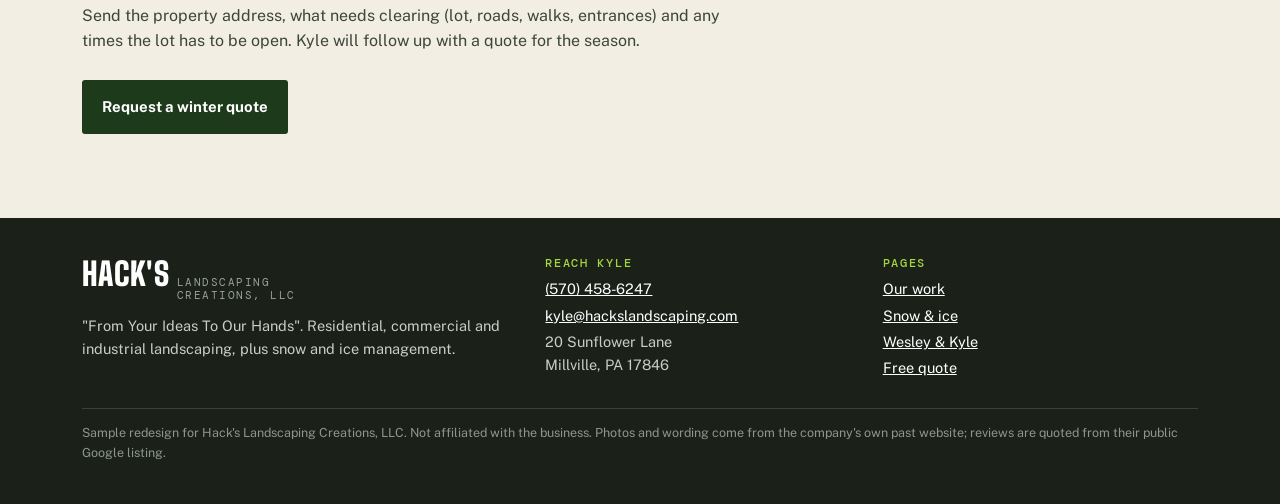
<file: snow.html>
<!DOCTYPE html>
<html lang="en">
<head>
<meta charset="utf-8">
<meta name="viewport" content="width=device-width, initial-scale=1">
<meta name="robots" content="noindex, nofollow, noarchive">
<meta name="googlebot" content="noindex, nofollow, noarchive">
<title>Snow &amp; Ice Management | Hack's Landscaping Creations, LLC</title>
<meta name="description" content="Commercial and industrial snow plowing, removal, relocation, pretreating and salting, with 24 hour monitoring for select locations.">
<meta name="theme-color" content="#1d3a1b">
<link rel="icon" href="data:,">
<link rel="preconnect" href="https://fonts.googleapis.com">
<link rel="preconnect" href="https://fonts.gstatic.com" crossorigin>
<link rel="stylesheet" href="https://fonts.googleapis.com/css2?family=Big+Shoulders+Display:wght@800;900&amp;family=DM+Mono:wght@400;500&amp;family=Public+Sans:wght@400;600;700&amp;display=swap">
<link rel="stylesheet" href="style.css">
</head>
<body>
<a class="skip" href="#main">Skip to main content</a>
<div class="ribbon" role="note"><div class="wrap"><strong>Sample</strong>Not affiliated with Hack&#39;s Landscaping Creations, and not their live website. A proposed redesign built from their own past site.</div></div>
<header class="site-head">
<div class="wrap head-row">
<a class="mark" href="index.html" aria-label="Hack&#39;s Landscaping Creations, home"><span class="mark-h" aria-hidden="true">HACK<i>&#39;</i>S</span><span class="mark-s" aria-hidden="true">Landscaping<br>Creations, LLC</span></a>
<nav class="main-nav" aria-label="Main"><ul><li><a href="index.html">Home</a></li><li><a href="work.html">Our work</a></li><li><a href="snow.html" aria-current="page">Snow &amp; ice</a></li><li><a href="about.html">Wesley &amp; Kyle</a></li><li><a href="estimate.html">Free quote</a></li></ul></nav>
<a class="call" href="tel:+15704586247">(570) 458-6247</a>
</div>
</header>
<main id="main">

<div class="snow-hero">
<section class="page-head"><div class="wrap"><span class="idx" style="color:#cfe7ff">Snow &amp; ice management</span><h1>When it turns, the plows go out.</h1><p>Full scale winter service for commercial and industrial properties, so the lot stays open and people can get in the door safely.</p>
<div class="cta-row" style="margin-top:20px"><a class="btn" href="estimate.html?service=snow">Ask about a winter contract</a><a class="btn btn-ghost" href="tel:+15704586247">Call (570) 458-6247</a></div></div></section>

<section class="sec" aria-labelledby="sw-h" style="padding-top:40px">
<div class="wrap snow-grid">
<div>
<h2 id="sw-h" style="font-size:clamp(32px,7vw,56px);margin-bottom:20px;color:#fff">What&#39;s covered</h2>
<ul class="snow-list">
<li><div><b>Plowing &amp; blowing</b><span>Parking lots, roadways, building entrances and walkways.</span></div></li>
<li><div><b>Removal &amp; relocation</b><span>Snow hauled off or moved out of the way when there is nowhere left to push it.</span></div></li>
<li><div><b>Pretreating &amp; salting</b><span>Laid down ahead of the storm to keep ice from building up.</span></div></li>
<li><div><b>24 hour monitoring</b><span>For select locations: watched through the storm for a fast response.</span></div></li>
</ul>
</div>
<div class="snow-pics">
<img src="img/snow-plows-dawn-600.webp" srcset="img/snow-plows-dawn-600.webp 600w" sizes="(min-width:700px) 25vw, 50vw" width="600" height="800" alt="A loader with a plow blade and a dump truck with a plow clearing a wet lot at dawn" loading="lazy" decoding="async"><img src="img/snow-skidsteer-night-600.webp" srcset="img/snow-skidsteer-night-600.webp 600w" sizes="(min-width:700px) 25vw, 50vw" width="600" height="800" alt="A skid steer clearing a commercial lot at night while snow falls under the lights" loading="lazy" decoding="async"><div class="ph" style="aspect-ratio:3/4">Kyle: a photo of a cleared lot or salted walk goes here</div><img src="img/snow-truck-night-600.webp" srcset="img/snow-truck-night-600.webp 600w" sizes="(min-width:700px) 25vw, 50vw" width="600" height="800" alt="A red dump truck working a lot at night under bright lights" loading="lazy" decoding="async">
</div>
</div>
</section>
</div>

<section class="sec" aria-labelledby="sq-h">
<div class="wrap">
<div class="sec-head"><span class="idx">Getting set up</span><h2 id="sq-h">Line it up before the first storm.</h2><p>Send the property address, what needs clearing (lot, roads, walks, entrances) and any times the lot has to be open. Kyle will follow up with a quote for the season.</p></div>
<a class="btn" href="estimate.html?service=snow" style="background:var(--sod-d);color:#fff;border-color:var(--sod-d)">Request a winter quote</a>
</div>
</section>
</main>
<footer class="site-foot">
<div class="wrap">
<div class="foot-grid">
<div>
<p class="mark" style="margin:0 0 12px"><span class="mark-h">HACK&#39;S</span><span class="mark-s">Landscaping<br>Creations, LLC</span></p>
<p>&quot;From Your Ideas To Our Hands&quot;. Residential, commercial and industrial landscaping, plus snow and ice management.</p>
</div>
<div>
<h2>Reach Kyle</h2>
<ul>
<li><a href="tel:+15704586247">(570) 458-6247</a></li>
<li><a href="mailto:kyle@hackslandscaping.com">kyle@hackslandscaping.com</a></li>
<li>20 Sunflower Lane<br>Millville, PA 17846</li>
</ul>
</div>
<div>
<h2>Pages</h2>
<ul>
<li><a href="work.html">Our work</a></li>
<li><a href="snow.html">Snow &amp; ice</a></li>
<li><a href="about.html">Wesley &amp; Kyle</a></li>
<li><a href="estimate.html">Free quote</a></li>
</ul>
</div>
</div>
<p class="fine">Sample redesign for Hack&#39;s Landscaping Creations, LLC. Not affiliated with the business. Photos and wording come from the company&#39;s own past website; reviews are quoted from their public Google listing.</p>
</div>
</footer>
</body>
</html>
</file>
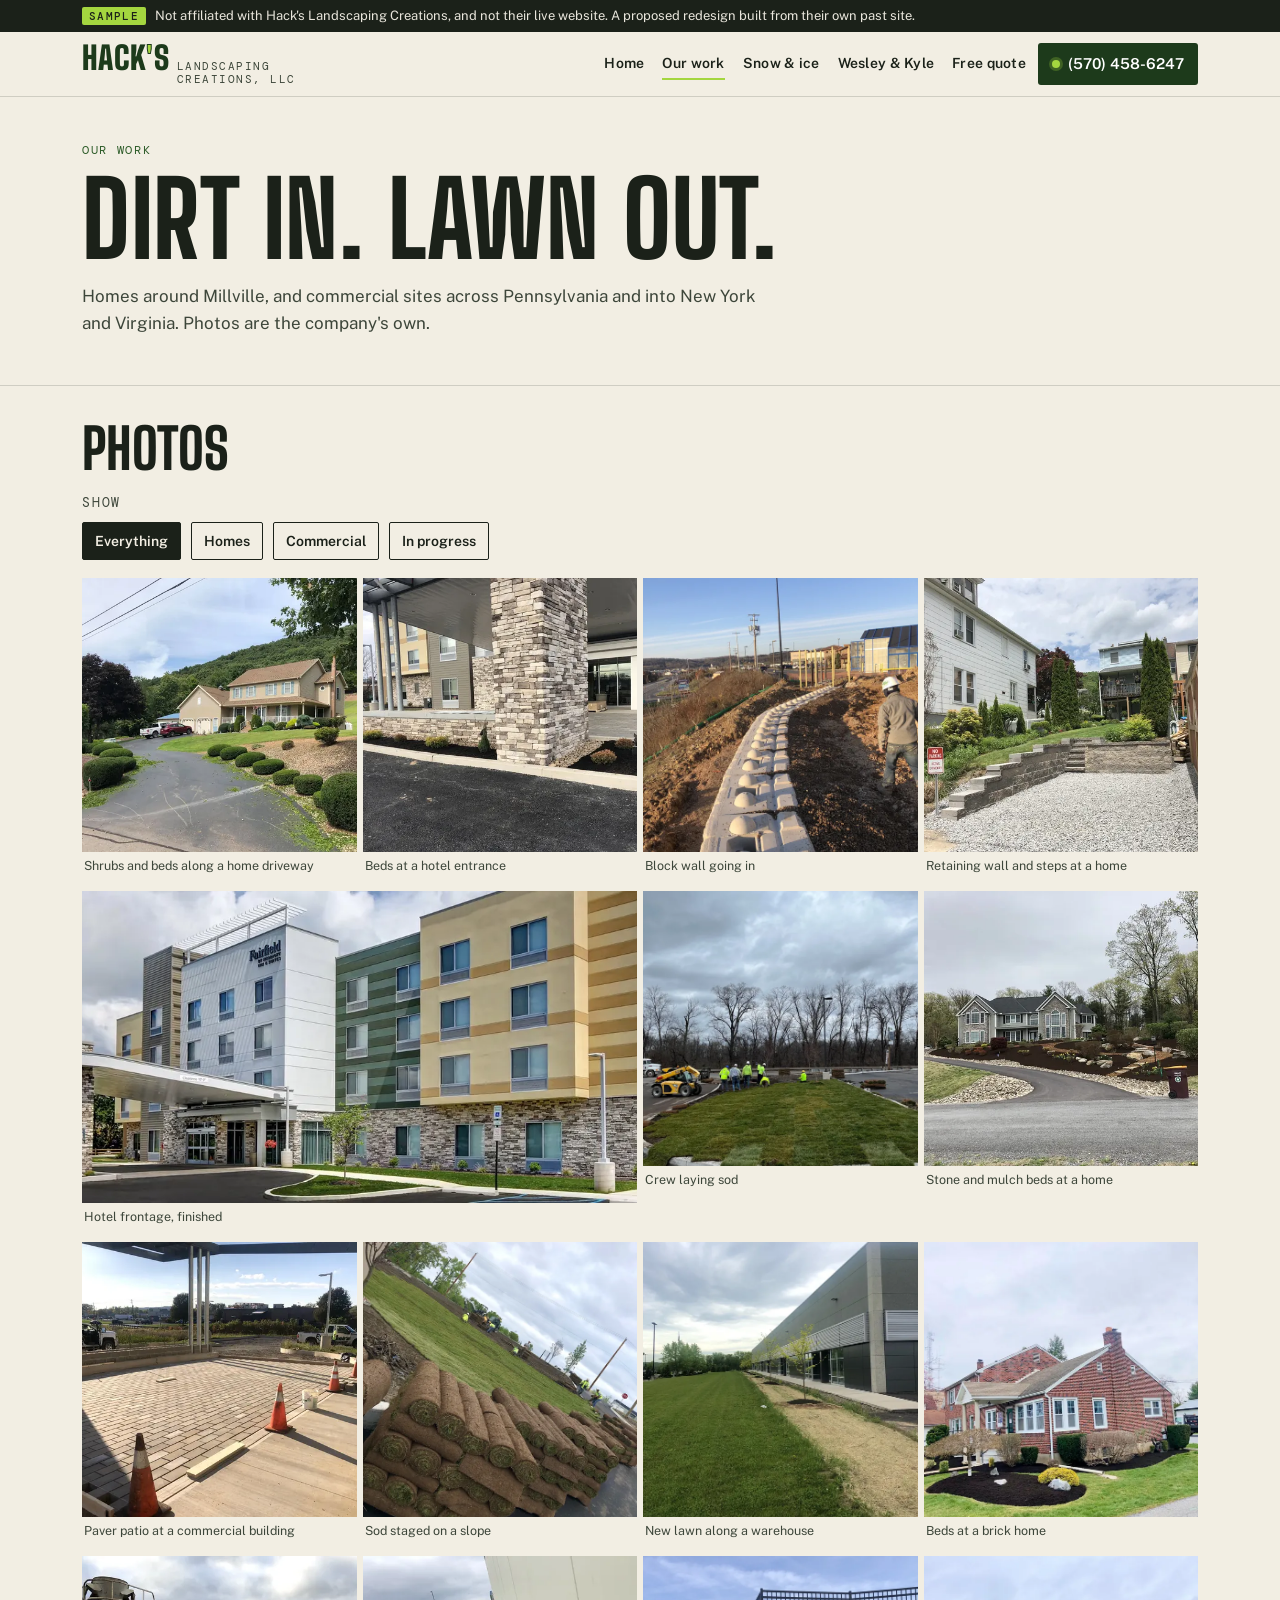
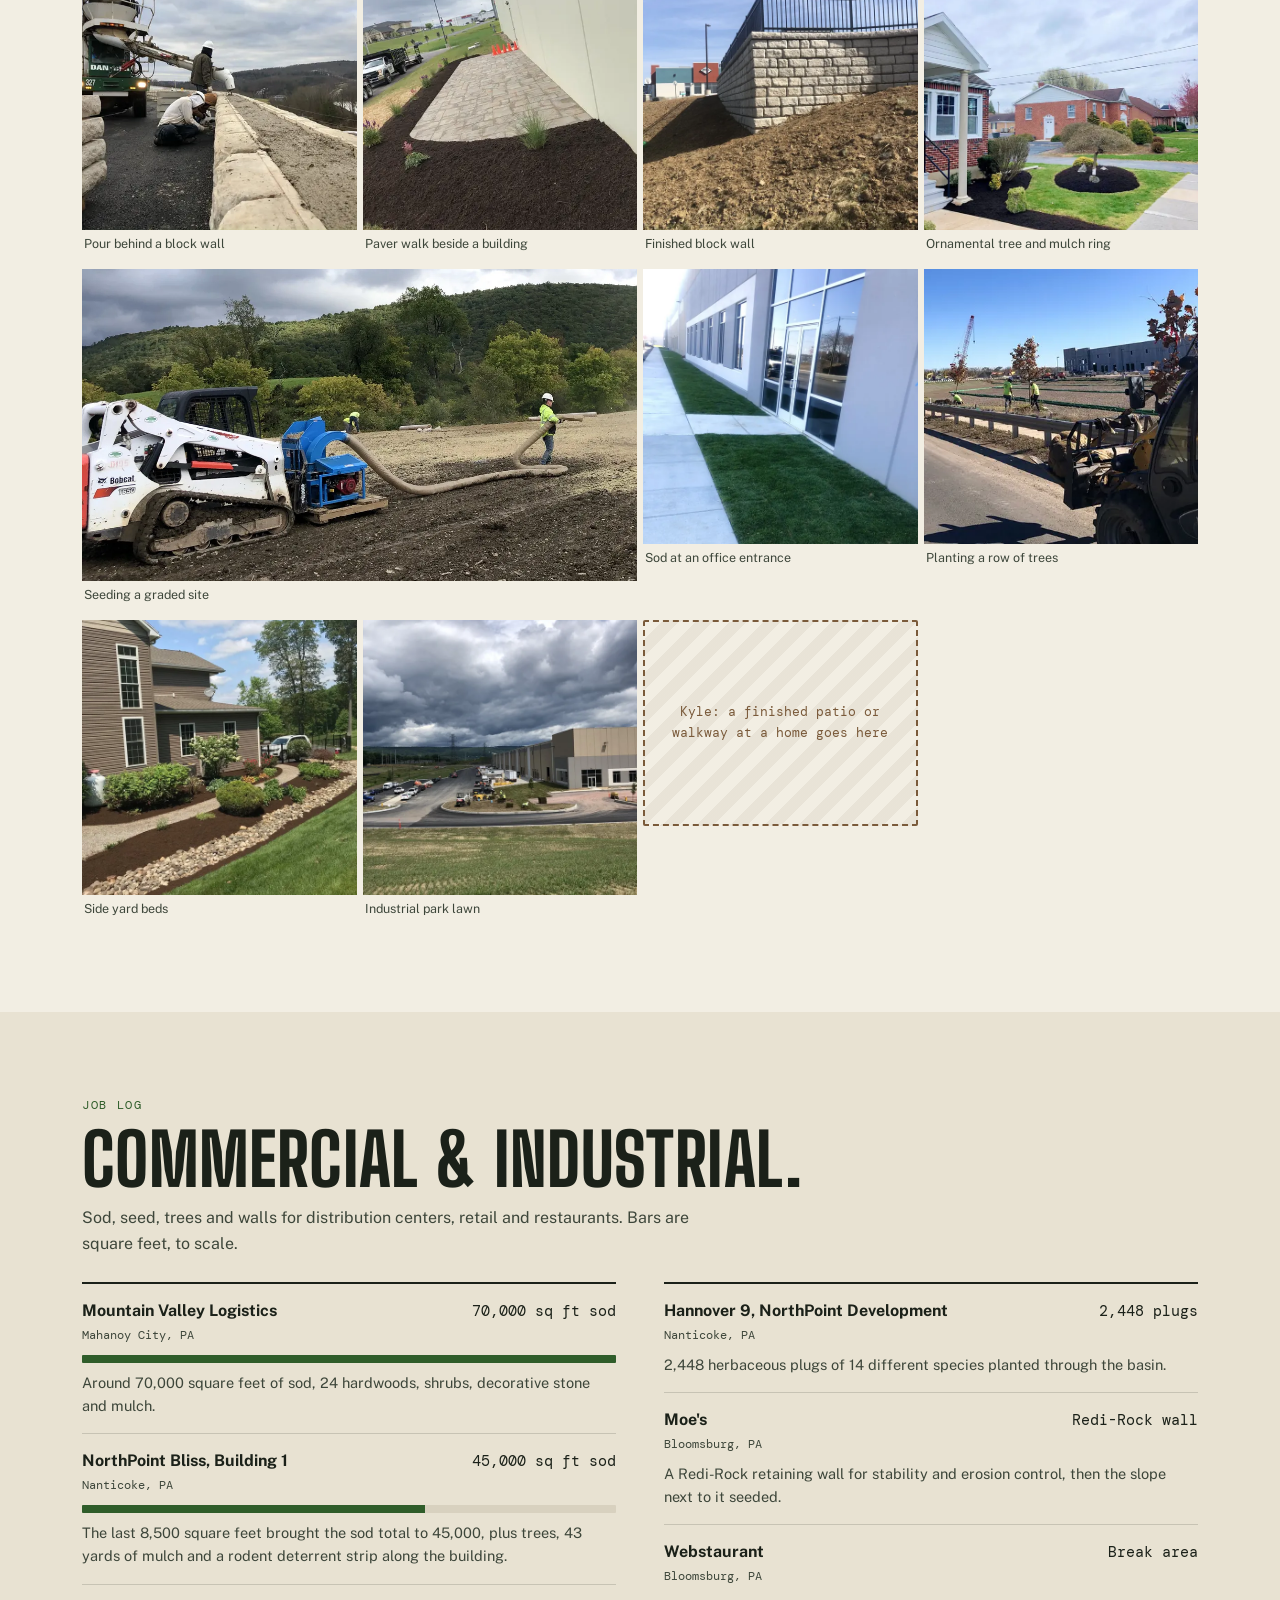
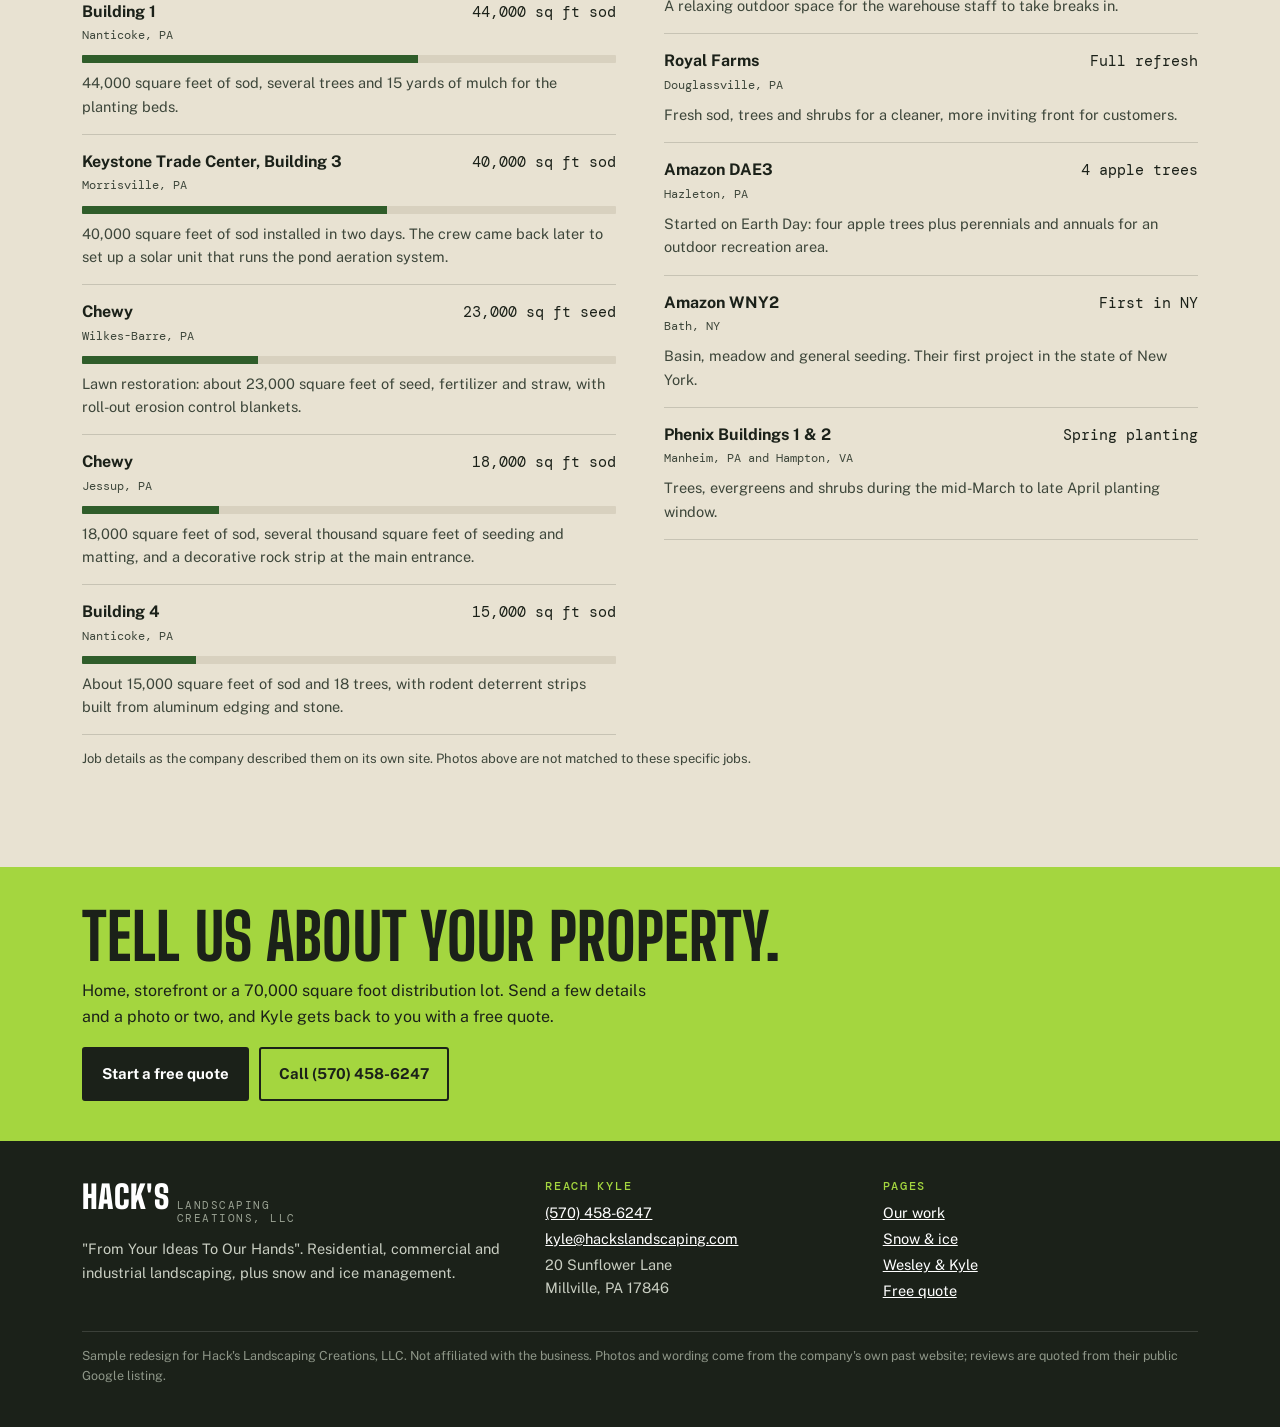
<file: work.html>
<!DOCTYPE html>
<html lang="en">
<head>
<meta charset="utf-8">
<meta name="viewport" content="width=device-width, initial-scale=1">
<meta name="robots" content="noindex, nofollow, noarchive">
<meta name="googlebot" content="noindex, nofollow, noarchive">
<title>Our Work | Hack's Landscaping Creations, LLC</title>
<meta name="description" content="Residential and commercial landscaping photos and a job log of recent commercial sod, seeding and wall projects.">
<meta name="theme-color" content="#1d3a1b">
<link rel="icon" href="data:,">
<link rel="preconnect" href="https://fonts.googleapis.com">
<link rel="preconnect" href="https://fonts.gstatic.com" crossorigin>
<link rel="stylesheet" href="https://fonts.googleapis.com/css2?family=Big+Shoulders+Display:wght@800;900&amp;family=DM+Mono:wght@400;500&amp;family=Public+Sans:wght@400;600;700&amp;display=swap">
<link rel="stylesheet" href="style.css">
</head>
<body>
<a class="skip" href="#main">Skip to main content</a>
<div class="ribbon" role="note"><div class="wrap"><strong>Sample</strong>Not affiliated with Hack&#39;s Landscaping Creations, and not their live website. A proposed redesign built from their own past site.</div></div>
<header class="site-head">
<div class="wrap head-row">
<a class="mark" href="index.html" aria-label="Hack&#39;s Landscaping Creations, home"><span class="mark-h" aria-hidden="true">HACK<i>&#39;</i>S</span><span class="mark-s" aria-hidden="true">Landscaping<br>Creations, LLC</span></a>
<nav class="main-nav" aria-label="Main"><ul><li><a href="index.html">Home</a></li><li><a href="work.html" aria-current="page">Our work</a></li><li><a href="snow.html">Snow &amp; ice</a></li><li><a href="about.html">Wesley &amp; Kyle</a></li><li><a href="estimate.html">Free quote</a></li></ul></nav>
<a class="call" href="tel:+15704586247">(570) 458-6247</a>
</div>
</header>
<main id="main">

<section class="page-head"><div class="wrap"><span class="idx">Our work</span><h1>Dirt in. Lawn out.</h1><p>Homes around Millville, and commercial sites across Pennsylvania and into New York and Virginia. Photos are the company&#39;s own.</p></div></section>

<section class="sec" aria-labelledby="g-h" style="padding-top:36px">
<div class="wrap">
<h2 id="g-h" style="font-size:clamp(32px,7vw,56px);margin-bottom:18px">Photos</h2>
<p class="filters-legend mono" id="flt">SHOW</p>
<input class="fr" type="radio" name="f" id="f-all" checked aria-describedby="flt"><label class="fl" for="f-all">Everything</label>
<input class="fr" type="radio" name="f" id="f-res" aria-describedby="flt"><label class="fl" for="f-res">Homes</label>
<input class="fr" type="radio" name="f" id="f-com" aria-describedby="flt"><label class="fl" for="f-com">Commercial</label>
<input class="fr" type="radio" name="f" id="f-prog" aria-describedby="flt"><label class="fl" for="f-prog">In progress</label>
<ul class="gal"><li class="res"><figure><img src="img/res-driveway-shrubs-1100.webp" srcset="img/res-driveway-shrubs-600.webp 600w, img/res-driveway-shrubs-1100.webp 1100w" sizes="(min-width:1000px) 25vw, (min-width:700px) 33vw, 50vw" width="1100" height="825" alt="Rounded shrubs and fresh mulch beds lining a long residential driveway" loading="lazy" decoding="async"><figcaption>Shrubs and beds along a home driveway</figcaption></figure></li><li class="com"><figure><img src="img/com-hotel-entrance-1100.webp" srcset="img/com-hotel-entrance-600.webp 600w, img/com-hotel-entrance-1100.webp 1100w" sizes="(min-width:1000px) 25vw, (min-width:700px) 33vw, 50vw" width="1100" height="825" alt="New planting bed and stone curb at a hotel entrance canopy" loading="lazy" decoding="async"><figcaption>Beds at a hotel entrance</figcaption></figure></li><li class="prog"><figure><img src="img/com-wall-in-progress-600.webp" srcset="img/com-wall-in-progress-600.webp 600w" sizes="(min-width:1000px) 25vw, (min-width:700px) 33vw, 50vw" width="600" height="800" alt="A worker beside a curved block retaining wall going in on a hillside" loading="lazy" decoding="async"><figcaption>Block wall going in</figcaption></figure></li><li class="res"><figure><img src="img/res-wall-steps-1100.webp" srcset="img/res-wall-steps-600.webp 600w, img/res-wall-steps-1100.webp 1100w" sizes="(min-width:1000px) 25vw, (min-width:700px) 33vw, 50vw" width="1100" height="825" alt="Stone block retaining wall and steps with planting beds beside a white house" loading="lazy" decoding="async"><figcaption>Retaining wall and steps at a home</figcaption></figure></li><li class="com wide"><figure><img src="img/com-hotel-wide-1100.webp" srcset="img/com-hotel-wide-600.webp 600w, img/com-hotel-wide-1100.webp 1100w, img/com-hotel-wide-1800.webp 1800w" sizes="(min-width:700px) 50vw, 100vw" width="1800" height="723" alt="Wide view of a hotel with new lawn and planting beds across the front" loading="lazy" decoding="async"><figcaption>Hotel frontage, finished</figcaption></figure></li><li class="prog"><figure><img src="img/com-crew-sod-600.webp" srcset="img/com-crew-sod-600.webp 600w" sizes="(min-width:1000px) 25vw, (min-width:700px) 33vw, 50vw" width="600" height="800" alt="Crew in safety vests laying rolls of sod on a commercial island" loading="lazy" decoding="async"><figcaption>Crew laying sod</figcaption></figure></li><li class="res"><figure><img src="img/res-stone-beds-1100.webp" srcset="img/res-stone-beds-600.webp 600w, img/res-stone-beds-1100.webp 1100w" sizes="(min-width:1000px) 25vw, (min-width:700px) 33vw, 50vw" width="1100" height="825" alt="Large home with stone and mulch beds along a curving driveway" loading="lazy" decoding="async"><figcaption>Stone and mulch beds at a home</figcaption></figure></li><li class="com"><figure><img src="img/com-paver-patio-1100.webp" srcset="img/com-paver-patio-600.webp 600w, img/com-paver-patio-1100.webp 1100w" sizes="(min-width:1000px) 25vw, (min-width:700px) 33vw, 50vw" width="1100" height="825" alt="New paver patio under a building canopy, with traffic cones at the edge" loading="lazy" decoding="async"><figcaption>Paver patio at a commercial building</figcaption></figure></li><li class="prog"><figure><img src="img/com-sod-rolls-600.webp" srcset="img/com-sod-rolls-600.webp 600w" sizes="(min-width:1000px) 25vw, (min-width:700px) 33vw, 50vw" width="600" height="607" alt="Stacked rolls of sod at the edge of a sloped commercial lawn" loading="lazy" decoding="async"><figcaption>Sod staged on a slope</figcaption></figure></li><li class="com"><figure><img src="img/com-sod-long-building-600.webp" srcset="img/com-sod-long-building-600.webp 600w" sizes="(min-width:1000px) 25vw, (min-width:700px) 33vw, 50vw" width="600" height="655" alt="Long strip of new lawn and young trees along a warehouse wall" loading="lazy" decoding="async"><figcaption>New lawn along a warehouse</figcaption></figure></li><li class="res"><figure><img src="img/res-brick-house-beds-600.webp" srcset="img/res-brick-house-beds-600.webp 600w" sizes="(min-width:1000px) 25vw, (min-width:700px) 33vw, 50vw" width="600" height="801" alt="Brick ranch house with new mulch beds and shrubs" loading="lazy" decoding="async"><figcaption>Beds at a brick home</figcaption></figure></li><li class="prog"><figure><img src="img/com-wall-concrete-pour-1100.webp" srcset="img/com-wall-concrete-pour-600.webp 600w, img/com-wall-concrete-pour-1100.webp 1100w" sizes="(min-width:1000px) 25vw, (min-width:700px) 33vw, 50vw" width="1100" height="825" alt="Concrete truck pouring behind a row of large wall blocks while the crew works" loading="lazy" decoding="async"><figcaption>Pour behind a block wall</figcaption></figure></li><li class="com"><figure><img src="img/com-paver-walk-1100.webp" srcset="img/com-paver-walk-600.webp 600w, img/com-paver-walk-1100.webp 1100w" sizes="(min-width:1000px) 25vw, (min-width:700px) 33vw, 50vw" width="1100" height="825" alt="Paver walkway with mulch and plantings along the side of a commercial building" loading="lazy" decoding="async"><figcaption>Paver walk beside a building</figcaption></figure></li><li class="com"><figure><img src="img/com-wall-finished-600.webp" srcset="img/com-wall-finished-600.webp 600w" sizes="(min-width:1000px) 25vw, (min-width:700px) 33vw, 50vw" width="600" height="800" alt="Tall finished block retaining wall with a black railing on top" loading="lazy" decoding="async"><figcaption>Finished block wall</figcaption></figure></li><li class="prog wide"><figure><img src="img/com-hydroseed-1100.webp" srcset="img/com-hydroseed-600.webp 600w, img/com-hydroseed-1100.webp 1100w" sizes="(min-width:700px) 50vw, 100vw" width="1100" height="661" alt="A track loader and crew working a hydroseed hose across a graded site" loading="lazy" decoding="async"><figcaption>Seeding a graded site</figcaption></figure></li><li class="res"><figure><img src="img/res-ornamental-tree-600.webp" srcset="img/res-ornamental-tree-600.webp 600w" sizes="(min-width:1000px) 25vw, (min-width:700px) 33vw, 50vw" width="600" height="801" alt="Ornamental tree in a fresh mulch ring on a front lawn" loading="lazy" decoding="async"><figcaption>Ornamental tree and mulch ring</figcaption></figure></li><li class="com"><figure><img src="img/com-sod-glass-building-600.webp" srcset="img/com-sod-glass-building-600.webp 600w" sizes="(min-width:1000px) 25vw, (min-width:700px) 33vw, 50vw" width="600" height="600" alt="New sod along a sidewalk in front of a glass office entrance" loading="lazy" decoding="async"><figcaption>Sod at an office entrance</figcaption></figure></li><li class="prog"><figure><img src="img/com-crew-tree-planting-1100.webp" srcset="img/com-crew-tree-planting-600.webp 600w, img/com-crew-tree-planting-1100.webp 1100w" sizes="(min-width:1000px) 25vw, (min-width:700px) 33vw, 50vw" width="1100" height="727" alt="Crew planting a row of young trees along a guard rail at a large site" loading="lazy" decoding="async"><figcaption>Planting a row of trees</figcaption></figure></li><li class="res"><figure><img src="img/res-side-beds-600.webp" srcset="img/res-side-beds-600.webp 600w" sizes="(min-width:1000px) 25vw, (min-width:700px) 33vw, 50vw" width="600" height="800" alt="Side yard bed with shrubs and stone edging along a gray house" loading="lazy" decoding="async"><figcaption>Side yard beds</figcaption></figure></li><li class="com"><figure><img src="img/com-sod-industrial-park-600.webp" srcset="img/com-sod-industrial-park-600.webp 600w" sizes="(min-width:1000px) 25vw, (min-width:700px) 33vw, 50vw" width="600" height="800" alt="Fresh lawn with mower stripes leading toward an industrial park" loading="lazy" decoding="async"><figcaption>Industrial park lawn</figcaption></figure></li>
<li class="res"><div class="ph">Kyle: a finished patio or walkway at a home goes here</div></li>
</ul>
</div>
</section>

<section class="sec sec-alt" aria-labelledby="jl-h">
<div class="wrap">
<div class="sec-head"><span class="idx">Job log</span><h2 id="jl-h">Commercial &amp; industrial.</h2><p>Sod, seed, trees and walls for distribution centers, retail and restaurants. Bars are square feet, to scale.</p></div>
<div class="ledger-grid">
<ul class="ledger"><li><span class="who">Mountain Valley Logistics</span><span class="qty">70,000 sq ft sod</span><span class="where">Mahanoy City, PA</span><span class="bar" aria-hidden="true"><i style="--w:100.0%"></i></span><span class="what">Around 70,000 square feet of sod, 24 hardwoods, shrubs, decorative stone and mulch.</span></li><li><span class="who">NorthPoint Bliss, Building 1</span><span class="qty">45,000 sq ft sod</span><span class="where">Nanticoke, PA</span><span class="bar" aria-hidden="true"><i style="--w:64.3%"></i></span><span class="what">The last 8,500 square feet brought the sod total to 45,000, plus trees, 43 yards of mulch and a rodent deterrent strip along the building.</span></li><li><span class="who">Building 1</span><span class="qty">44,000 sq ft sod</span><span class="where">Nanticoke, PA</span><span class="bar" aria-hidden="true"><i style="--w:62.9%"></i></span><span class="what">44,000 square feet of sod, several trees and 15 yards of mulch for the planting beds.</span></li><li><span class="who">Keystone Trade Center, Building 3</span><span class="qty">40,000 sq ft sod</span><span class="where">Morrisville, PA</span><span class="bar" aria-hidden="true"><i style="--w:57.1%"></i></span><span class="what">40,000 square feet of sod installed in two days. The crew came back later to set up a solar unit that runs the pond aeration system.</span></li><li><span class="who">Chewy</span><span class="qty">23,000 sq ft seed</span><span class="where">Wilkes-Barre, PA</span><span class="bar" aria-hidden="true"><i style="--w:32.9%"></i></span><span class="what">Lawn restoration: about 23,000 square feet of seed, fertilizer and straw, with roll-out erosion control blankets.</span></li><li><span class="who">Chewy</span><span class="qty">18,000 sq ft sod</span><span class="where">Jessup, PA</span><span class="bar" aria-hidden="true"><i style="--w:25.7%"></i></span><span class="what">18,000 square feet of sod, several thousand square feet of seeding and matting, and a decorative rock strip at the main entrance.</span></li><li><span class="who">Building 4</span><span class="qty">15,000 sq ft sod</span><span class="where">Nanticoke, PA</span><span class="bar" aria-hidden="true"><i style="--w:21.4%"></i></span><span class="what">About 15,000 square feet of sod and 18 trees, with rodent deterrent strips built from aluminum edging and stone.</span></li></ul>
<ul class="ledger"><li><span class="who">Hannover 9, NorthPoint Development</span><span class="where">Nanticoke, PA</span><span class="qty">2,448 plugs</span><span class="what">2,448 herbaceous plugs of 14 different species planted through the basin.</span></li><li><span class="who">Moe's</span><span class="where">Bloomsburg, PA</span><span class="qty">Redi-Rock wall</span><span class="what">A Redi-Rock retaining wall for stability and erosion control, then the slope next to it seeded.</span></li><li><span class="who">Webstaurant</span><span class="where">Bloomsburg, PA</span><span class="qty">Break area</span><span class="what">A relaxing outdoor space for the warehouse staff to take breaks in.</span></li><li><span class="who">Royal Farms</span><span class="where">Douglassville, PA</span><span class="qty">Full refresh</span><span class="what">Fresh sod, trees and shrubs for a cleaner, more inviting front for customers.</span></li><li><span class="who">Amazon DAE3</span><span class="where">Hazleton, PA</span><span class="qty">4 apple trees</span><span class="what">Started on Earth Day: four apple trees plus perennials and annuals for an outdoor recreation area.</span></li><li><span class="who">Amazon WNY2</span><span class="where">Bath, NY</span><span class="qty">First in NY</span><span class="what">Basin, meadow and general seeding. Their first project in the state of New York.</span></li><li><span class="who">Phenix Buildings 1 &amp; 2</span><span class="where">Manheim, PA and Hampton, VA</span><span class="qty">Spring planting</span><span class="what">Trees, evergreens and shrubs during the mid-March to late April planting window.</span></li></ul>
</div>
<p class="note">Job details as the company described them on its own site. Photos above are not matched to these specific jobs.</p>
</div>
</section>
<section class="band" aria-labelledby="band-h">
<div class="wrap">
<h2 id="band-h">Tell us about your property.</h2>
<p>Home, storefront or a 70,000 square foot distribution lot. Send a few details and a photo or two, and Kyle gets back to you with a free quote.</p>
<div class="cta-row"><a class="btn" href="estimate.html">Start a free quote</a><a class="btn btn-ghost" href="tel:+15704586247">Call (570) 458-6247</a></div>
</div>
</section>
</main>
<footer class="site-foot">
<div class="wrap">
<div class="foot-grid">
<div>
<p class="mark" style="margin:0 0 12px"><span class="mark-h">HACK&#39;S</span><span class="mark-s">Landscaping<br>Creations, LLC</span></p>
<p>&quot;From Your Ideas To Our Hands&quot;. Residential, commercial and industrial landscaping, plus snow and ice management.</p>
</div>
<div>
<h2>Reach Kyle</h2>
<ul>
<li><a href="tel:+15704586247">(570) 458-6247</a></li>
<li><a href="mailto:kyle@hackslandscaping.com">kyle@hackslandscaping.com</a></li>
<li>20 Sunflower Lane<br>Millville, PA 17846</li>
</ul>
</div>
<div>
<h2>Pages</h2>
<ul>
<li><a href="work.html">Our work</a></li>
<li><a href="snow.html">Snow &amp; ice</a></li>
<li><a href="about.html">Wesley &amp; Kyle</a></li>
<li><a href="estimate.html">Free quote</a></li>
</ul>
</div>
</div>
<p class="fine">Sample redesign for Hack&#39;s Landscaping Creations, LLC. Not affiliated with the business. Photos and wording come from the company&#39;s own past website; reviews are quoted from their public Google listing.</p>
</div>
</footer>
</body>
</html>
</file>
<file: style.css>
/* Hack's Landscaping Creations: spec sample. Pure ASCII. */
:root{
  --paper:#f2eee3; --paper2:#e8e2d2; --ink:#1b2119; --ink2:#3d463a;
  --sod:#2f5d2a; --sod-d:#1d3a1b; --volt:#a4d63f; --soil:#7a5a3a;
  --line:rgba(27,33,25,.16);
  --disp:"Big Shoulders Display","Arial Narrow",sans-serif;
  --body:"Public Sans",system-ui,-apple-system,"Segoe UI",sans-serif;
  --mono:"DM Mono",ui-monospace,Consolas,monospace;
  --pad:20px; --max:1180px;
}
*,*::before,*::after{box-sizing:border-box}
html{-webkit-text-size-adjust:100%}
body{margin:0;background:var(--paper);color:var(--ink);font:400 16px/1.6 var(--body);overflow-x:hidden}
img{display:block;max-width:100%;height:auto}
a{color:inherit}
h1,h2,h3{font-family:var(--disp);font-weight:800;line-height:.95;letter-spacing:.005em;margin:0;text-transform:uppercase}
p{margin:0 0 1em}
.wrap{max-width:var(--max);margin:0 auto;padding:0 var(--pad)}
.skip{position:absolute;left:-999px;top:0;background:var(--ink);color:#fff;padding:10px 14px;z-index:99}
.skip:focus{left:8px;top:8px}
:focus-visible{outline:3px solid var(--volt);outline-offset:2px}
.mono{font-family:var(--mono);font-size:13px;letter-spacing:.04em}

/* ribbon */
.ribbon{background:var(--ink);color:#e9e6dc;font-size:13px;line-height:1.4;padding:7px 0}
.ribbon strong{background:var(--volt);color:var(--ink);font-family:var(--mono);font-weight:500;font-size:11px;letter-spacing:.12em;text-transform:uppercase;padding:2px 7px;margin-right:9px;border-radius:2px}

/* header */
.site-head{position:sticky;top:0;z-index:20;background:rgba(242,238,227,.94);border-bottom:1px solid var(--line);backdrop-filter:saturate(1.2) blur(6px)}
.head-row{display:flex;align-items:center;gap:12px;min-height:64px;flex-wrap:wrap;padding-top:8px;padding-bottom:8px}
.mark{display:flex;align-items:baseline;gap:8px;text-decoration:none;margin-right:auto;line-height:1}
.mark-h{font-family:var(--disp);font-weight:900;font-size:32px;letter-spacing:.01em;color:var(--sod-d)}
.mark-h i{font-style:normal;color:var(--volt);-webkit-text-stroke:1px var(--sod-d)}
.mark-s{font-family:var(--mono);font-size:10.5px;letter-spacing:.14em;text-transform:uppercase;color:var(--ink2);line-height:1.25}
.call{display:inline-flex;align-items:center;gap:8px;background:var(--sod-d);color:#fff;text-decoration:none;font-weight:600;padding:9px 14px;border-radius:3px;font-size:15px;white-space:nowrap}
.call::before{content:"";width:8px;height:8px;border-radius:50%;background:var(--volt);box-shadow:0 0 0 3px rgba(164,214,63,.25)}
.main-nav{width:100%;order:3}
.main-nav ul{list-style:none;margin:0;padding:0;display:flex;gap:4px 18px;flex-wrap:wrap}
.main-nav a{text-decoration:none;font-size:14px;font-weight:600;letter-spacing:.02em;padding:4px 0;border-bottom:2px solid transparent;display:inline-block}
.main-nav a:hover{border-color:var(--sod)}
.main-nav a[aria-current="page"]{border-color:var(--volt)}

/* hero */
.hero{position:relative;background:var(--sod-d);color:#fff;overflow:hidden}
.hero-img{position:absolute;inset:0}
.hero-img img{width:100%;height:100%;object-fit:cover;object-position:60% 60%}
.hero::after{content:"";position:absolute;inset:0;background:linear-gradient(180deg,rgba(18,30,16,.15) 0%,rgba(18,30,16,.55) 45%,rgba(18,30,16,.92) 100%)}
.hero-body{position:relative;z-index:2;padding-top:180px;padding-bottom:36px}
.kicker{font-family:var(--mono);font-size:12px;letter-spacing:.16em;text-transform:uppercase;color:var(--volt);margin-bottom:14px;display:block}
.hero h1{font-size:clamp(46px,13vw,128px);max-width:11ch}
.hero h1 em{font-style:normal;color:var(--volt)}
.hero-sub{font-size:17px;max-width:36em;margin:18px 0 22px;color:#eef0e8}
.cta-row{display:flex;flex-wrap:wrap;gap:10px}
.btn{display:inline-block;background:var(--volt);color:var(--ink);font-weight:700;text-decoration:none;padding:13px 18px;border-radius:3px;border:2px solid var(--volt);font-size:15px}
.btn:hover{background:#b8e65a}
.btn-ghost{background:transparent;color:inherit;border-color:currentColor}
.btn-ghost:hover{background:rgba(255,255,255,.1)}
.hero-cap{margin-top:26px;font-family:var(--mono);font-size:12px;color:#cfd6c8;max-width:40em;border-top:1px solid rgba(255,255,255,.22);padding-top:10px}

/* sections */
.sec{padding:56px 0}
.sec-dark{background:var(--ink);color:#ecebe3}
.sec-sod{background:var(--sod-d);color:#eef0e8}
.sec-alt{background:var(--paper2)}
.sec-head{margin-bottom:26px}
.sec-head h2{font-size:clamp(36px,8vw,72px)}
.sec-head p{max-width:40em;margin-top:12px;color:var(--ink2)}
.sec-dark .sec-head p,.sec-sod .sec-head p{color:#c9d0c2}
.idx{font-family:var(--mono);font-size:12px;letter-spacing:.14em;text-transform:uppercase;color:var(--sod);display:block;margin-bottom:10px}
.sec-dark .idx,.sec-sod .idx{color:var(--volt)}

/* services list: numbered rows, not cards */
.svc{list-style:none;margin:0;padding:0;border-top:1px solid var(--line)}
.svc li{display:grid;grid-template-columns:44px 1fr;gap:4px 12px;padding:18px 0;border-bottom:1px solid var(--line)}
.svc .n{font-family:var(--mono);font-size:13px;color:var(--soil);padding-top:6px}
.svc h3{font-size:30px}
.svc p{grid-column:2;margin:4px 0 0;color:var(--ink2);font-size:15px}
.svc a{text-decoration:none}
.svc a:hover h3{color:var(--sod)}
.tag{display:inline-block;font-family:var(--mono);font-size:11px;letter-spacing:.08em;text-transform:uppercase;border:1px solid var(--line);padding:1px 6px;margin-left:6px;vertical-align:middle;border-radius:2px;color:var(--ink2)}

/* before / after */
.ba{display:grid;grid-template-columns:1fr 1fr;gap:6px;margin:0}
.ba figure{margin:0;position:relative;aspect-ratio:4/5;overflow:hidden;background:#cfc8b6}
.ba img{width:100%;height:100%;object-fit:cover}
.ba .lbl{position:absolute;left:8px;top:8px;font-family:var(--mono);font-size:11px;letter-spacing:.14em;text-transform:uppercase;padding:3px 7px;background:var(--ink);color:#fff;border-radius:2px}
.ba .after .lbl{background:var(--volt);color:var(--ink)}
.ba-cap{font-size:14px;color:var(--ink2);margin-top:12px;max-width:44em}
.ba-wrap{display:grid;gap:22px}

/* electric */
.volt-grid{display:grid;gap:26px}
.charge{display:flex;gap:4px;margin:6px 0 22px}
.charge span{flex:1;height:14px;background:var(--volt);border-radius:1px}
.charge span:last-child{background:transparent;border:1px solid var(--volt);flex:.4}
.facts{list-style:none;margin:0;padding:0}
.facts li{display:grid;grid-template-columns:82px 1fr;gap:12px;padding:12px 0;border-top:1px solid rgba(255,255,255,.14)}
.facts b{font-family:var(--mono);font-weight:500;color:var(--volt);font-size:13px;padding-top:2px}
.ph-img{margin:0}
.ph-img img{width:100%;border-radius:2px}
.ph-img figcaption{font-family:var(--mono);font-size:12px;color:#aab3a3;margin-top:8px}

/* ledger */
.ledger{list-style:none;margin:0;padding:0;border-top:2px solid var(--ink)}
.ledger li{padding:14px 0 16px;border-bottom:1px solid var(--line);display:grid;grid-template-columns:1fr auto;gap:2px 12px;align-items:baseline}
.ledger .who{font-weight:700;font-size:16px}
.ledger .where{font-family:var(--mono);font-size:12px;color:var(--ink2);grid-column:1}
.ledger .qty{font-family:var(--mono);font-size:15px;text-align:right;grid-row:1;grid-column:2;white-space:nowrap}
.ledger .what{grid-column:1/-1;font-size:14.5px;color:var(--ink2);margin-top:6px}
.bar{grid-column:1/-1;height:8px;background:var(--paper2);margin-top:8px;border-radius:1px;overflow:hidden}
.bar i{display:block;height:100%;background:var(--sod);width:var(--w);transform-origin:left}
.sec-alt .bar{background:#d8d1bf}
@supports (animation-timeline: view()){
  @media (prefers-reduced-motion:no-preference){
    .bar i{animation:grow linear both;animation-timeline:view();animation-range:entry 10% cover 35%}
  }
}
@keyframes grow{from{transform:scaleX(0)}to{transform:scaleX(1)}}
.note{font-size:13px;color:var(--ink2);margin-top:14px}

/* reviews */
.quotes{display:grid;gap:18px;margin:0;padding:0;list-style:none}
.quotes li{border-left:3px solid var(--volt);padding:4px 0 4px 16px}
.quotes q{display:block;font-size:19px;line-height:1.45;quotes:none}
.quotes cite{display:block;font-style:normal;font-family:var(--mono);font-size:12px;margin-top:10px;color:#b8c0b0}

/* gallery with CSS-only filter */
.filters{display:flex;flex-wrap:wrap;gap:8px;margin-bottom:18px;border:0;padding:0}
.filters legend{font-family:var(--mono);font-size:12px;letter-spacing:.12em;text-transform:uppercase;margin-bottom:8px;width:100%;color:var(--ink2)}
.filters input{position:absolute;opacity:0;width:1px;height:1px}
.filters label{cursor:pointer;border:1.5px solid var(--ink);padding:7px 12px;border-radius:2px;font-weight:600;font-size:14px}
.filters input:checked + label{background:var(--ink);color:var(--paper)}
.filters input:focus-visible + label{outline:3px solid var(--volt);outline-offset:2px}
.gal{list-style:none;margin:0;padding:0;display:grid;grid-template-columns:1fr 1fr;gap:6px}
.gal li{margin:0}
.gal figure{margin:0}
.gal img{width:100%;aspect-ratio:1/1;object-fit:cover;background:#cfc8b6}
.gal figcaption{font-size:12.5px;line-height:1.35;color:var(--ink2);padding:6px 2px 10px}
.gal .wide{grid-column:1/-1}
.gal .wide img{aspect-ratio:16/9}
#f-res:checked ~ .gal li:not(.res),
#f-com:checked ~ .gal li:not(.com),
#f-prog:checked ~ .gal li:not(.prog){display:none}

/* placeholder boxes */
.ph{border:2px dashed var(--soil);background:repeating-linear-gradient(135deg,transparent 0 12px,rgba(122,90,58,.07) 12px 24px);display:flex;align-items:center;justify-content:center;text-align:center;padding:20px;aspect-ratio:4/3;font-family:var(--mono);font-size:13px;color:var(--soil);border-radius:2px}
.sec-dark .ph,.sec-sod .ph{border-color:var(--volt);color:var(--volt)}

/* snow */
.snow-hero{background:#0e1310;color:#eef}
.snow-list{list-style:none;margin:0;padding:0;display:grid;gap:0;border-top:1px solid rgba(255,255,255,.18)}
.snow-list li{padding:16px 0;border-bottom:1px solid rgba(255,255,255,.18);display:grid;grid-template-columns:28px 1fr;gap:10px}
.snow-list li::before{content:"";width:12px;height:12px;margin-top:7px;border:2px solid #cfe7ff;transform:rotate(45deg)}
.snow-list b{display:block;font-family:var(--disp);font-size:26px;text-transform:uppercase;letter-spacing:.01em;line-height:1}
.snow-list span{color:#c3cbc0;font-size:15px}
.snow-pics{display:grid;grid-template-columns:1fr 1fr;gap:6px}
.snow-pics img{width:100%;aspect-ratio:3/4;object-fit:cover}

/* estimate form */
.est{display:grid;gap:22px}
.est fieldset{border:0;margin:0;padding:0}
.est legend,.est .lab{font-family:var(--disp);font-weight:800;text-transform:uppercase;font-size:24px;line-height:1;margin-bottom:12px;display:block;padding:0}
.est legend small,.est .lab small{font-family:var(--body);font-weight:400;text-transform:none;font-size:14px;color:var(--ink2);margin-left:6px}
.opts{display:grid;grid-template-columns:1fr;gap:8px}
.opt input{position:absolute;opacity:0;width:1px;height:1px}
.opt span{display:block;border:1.5px solid var(--ink);border-radius:3px;padding:12px 14px;cursor:pointer;background:#fbf9f3}
.opt span b{display:block;font-size:16px}
.opt span em{font-style:normal;font-size:13.5px;color:var(--ink2)}
.opt input:checked + span{background:var(--sod-d);color:#fff;border-color:var(--sod-d)}
.opt input:checked + span em{color:#d8e6c8}
.opt input:focus-visible + span{outline:3px solid var(--volt);outline-offset:2px}
.chips{display:flex;flex-wrap:wrap;gap:8px}
.chip input{position:absolute;opacity:0;width:1px;height:1px}
.chip span{display:inline-block;border:1.5px solid var(--ink);border-radius:30px;padding:8px 14px;cursor:pointer;font-weight:600;font-size:14.5px;background:#fbf9f3}
.chip input:checked + span{background:var(--volt);border-color:var(--sod-d)}
.chip input:focus-visible + span{outline:3px solid var(--sod);outline-offset:2px}
.field{display:grid;gap:6px}
.field label{font-weight:600;font-size:14.5px}
.field input,.field textarea,.field select{font:inherit;padding:12px;border:1.5px solid var(--ink);border-radius:3px;background:#fffdf8;color:var(--ink);width:100%}
.field textarea{min-height:110px;resize:vertical}
.two{display:grid;gap:14px}
.drop{border:2px dashed var(--sod);border-radius:3px;padding:18px;background:#f8f6ee}
.drop p{font-size:14px;color:var(--ink2);margin:6px 0 10px}
.submit{font:inherit;font-weight:700;background:var(--sod-d);color:#fff;border:0;border-radius:3px;padding:15px 20px;font-size:16px;cursor:pointer;justify-self:start}
.submit:hover{background:var(--sod)}
.sent{display:none;background:var(--volt);color:var(--ink);padding:16px;border-radius:3px;font-weight:600}
.sent:target{display:block}
.aside{background:var(--ink);color:#e9e7de;padding:22px;border-radius:3px}
.aside h2{font-size:30px;margin-bottom:10px}
.aside a{color:var(--volt)}

/* about */
.story{display:grid;gap:26px}
.story p{font-size:17px}
.pull{font-family:var(--disp);font-weight:800;text-transform:uppercase;font-size:clamp(30px,7vw,54px);line-height:1;color:var(--sod-d);margin:6px 0 18px}

/* cta band */
.band{background:var(--volt);color:var(--ink);padding:40px 0}
.band h2{font-size:clamp(34px,8vw,64px)}
.band p{margin:10px 0 18px;max-width:36em}
.band .btn{background:var(--ink);color:#fff;border-color:var(--ink)}
.band .btn-ghost{background:transparent;color:var(--ink);border-color:var(--ink)}

/* footer */
.site-foot{background:var(--ink);color:#c9cec2;padding:40px 0 28px;font-size:14.5px}
.foot-grid{display:grid;gap:22px}
.site-foot .mark-h{color:#fff}
.site-foot .mark-s{color:#9aa293}
.site-foot a{color:#fff}
.site-foot h2{font-family:var(--mono);font-weight:500;font-size:12px;letter-spacing:.14em;color:var(--volt);margin-bottom:8px}
.site-foot ul{list-style:none;margin:0;padding:0}
.site-foot li{margin:3px 0}
.fine{border-top:1px solid rgba(255,255,255,.14);margin-top:26px;padding-top:14px;font-size:12.5px;color:#8e9688}

/* page heads */
.page-head{padding:44px 0 30px;border-bottom:1px solid var(--line)}
.page-head h1{font-size:clamp(44px,11vw,104px)}
.page-head p{max-width:40em;margin-top:14px;font-size:17px;color:var(--ink2)}
.snow-hero .page-head{border-color:rgba(255,255,255,.15)}
.snow-hero .page-head p{color:#c3cbc0}
.snow-hero .page-head h1{color:#fff}

@media (min-width:700px){
  :root{--pad:32px}
  .main-nav{width:auto;order:0}
  .head-row{flex-wrap:nowrap}
  .mark{margin-right:0}
  .main-nav{margin-left:auto}
  .hero-body{padding-top:300px;padding-bottom:56px}
  .sec{padding:84px 0}
  .gal{grid-template-columns:repeat(3,1fr)}
  .gal .wide{grid-column:span 2}
  .opts{grid-template-columns:repeat(3,1fr)}
  .two{grid-template-columns:1fr 1fr}
  .quotes{grid-template-columns:repeat(3,1fr);gap:28px}
  .foot-grid{grid-template-columns:1.4fr 1fr 1fr}
  .snow-pics{grid-template-columns:repeat(4,1fr)}
}
@media (min-width:1000px){
  .svc{display:grid;grid-template-columns:1fr 1fr;column-gap:48px}
  .ba-wrap{grid-template-columns:1.5fr 1fr;align-items:end}
  .volt-grid{grid-template-columns:1.1fr 1fr;align-items:start;gap:56px}
  .story{grid-template-columns:1fr 1fr;gap:56px}
  .est-grid{display:grid;grid-template-columns:1.7fr 1fr;gap:48px;align-items:start}
  .aside{position:sticky;top:100px}
  .ledger-grid{display:grid;grid-template-columns:1fr 1fr;column-gap:48px}
  .gal{grid-template-columns:repeat(4,1fr)}
  .snow-grid{display:grid;grid-template-columns:1fr 1.1fr;gap:48px;align-items:start}
}
@media (prefers-reduced-motion:no-preference){
  .hero-img img{animation:settle 1.6s cubic-bezier(.2,.7,.2,1) both}
  .btn,.call,.chip span,.opt span{transition:background-color .15s,color .15s}
}
@keyframes settle{from{transform:scale(1.06)}to{transform:scale(1)}}

/* gallery filter (inputs are siblings of .gal so no JS is needed) */
.filters-legend{margin:0 0 8px;color:var(--ink2);letter-spacing:.14em}
.fr{position:absolute;opacity:0;width:1px;height:1px}
.fl{display:inline-block;cursor:pointer;border:1.5px solid var(--ink);padding:7px 12px;border-radius:2px;font-weight:600;font-size:14px;margin:0 6px 18px 0}
.fr:checked + .fl{background:var(--ink);color:var(--paper)}
.fr:focus-visible + .fl{outline:3px solid var(--volt);outline-offset:2px}

/* review fixes */
.gal{grid-auto-flow:dense}
.ph-img img{max-width:520px}
.kicker{text-shadow:0 1px 2px rgba(0,0,0,.6);background:rgba(18,30,16,.6);display:inline-block;padding:3px 8px;border-radius:2px}
.hero::after{background:linear-gradient(180deg,rgba(18,30,16,.25) 0%,rgba(18,30,16,.6) 35%,rgba(18,30,16,.93) 100%)}
@media (max-width:699px){
  .site-head{position:static}
  .head-row{gap:8px 10px;min-height:0}
  .mark-h{font-size:28px}
  .call{font-size:14px;padding:8px 11px}
  .main-nav ul{flex-wrap:nowrap;overflow-x:auto;gap:18px;padding-bottom:2px;scrollbar-width:none}
  .main-nav li{flex:none}
}
@media (max-width:419px){ .mark-s{display:none} }
@media (max-width:699px){ .main-nav ul{flex-wrap:wrap;overflow:visible;gap:2px 16px} }
@media (min-width:1000px){ .snow-grid .snow-pics{grid-template-columns:1fr 1fr} }
</file>
